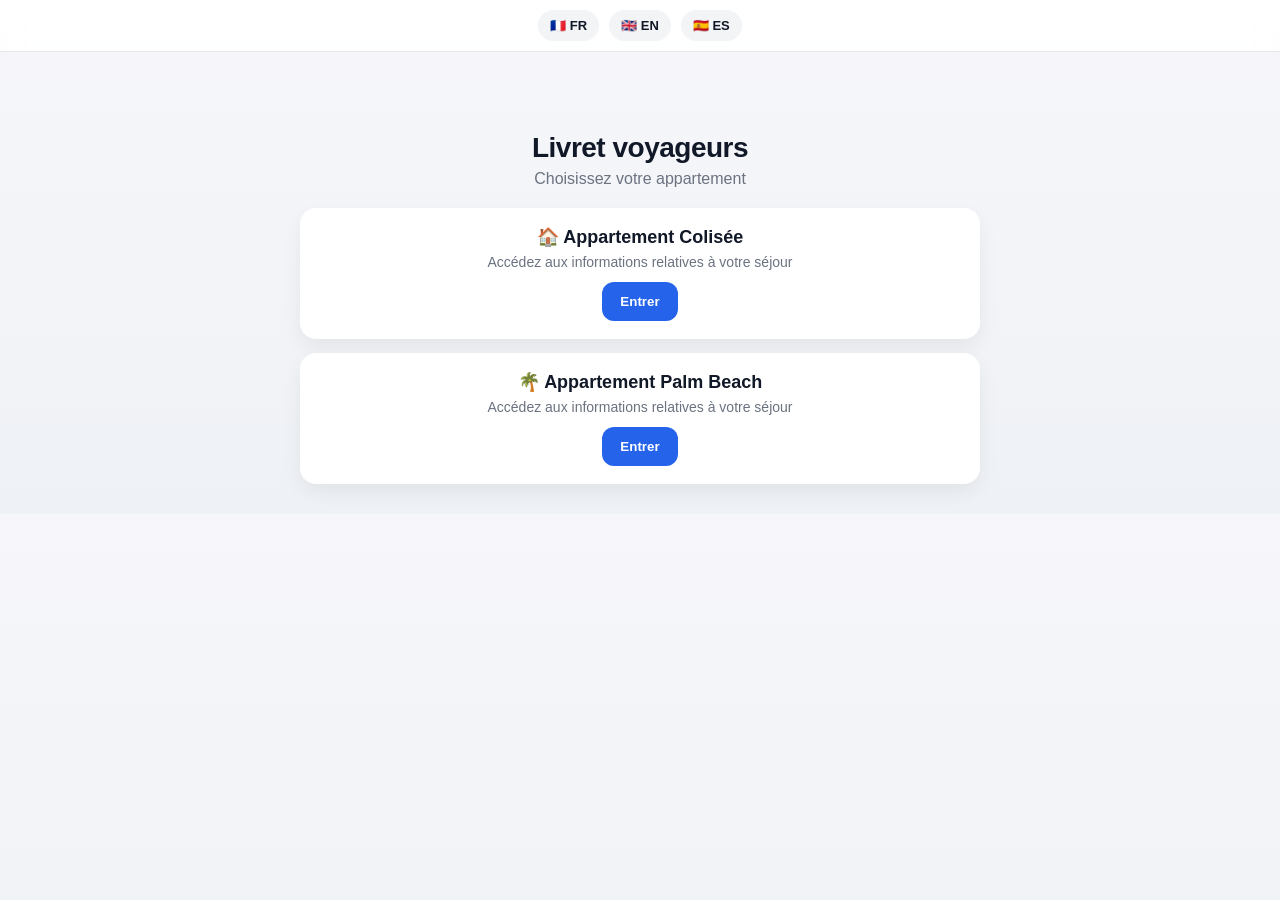
<file: index.html>
<!DOCTYPE html>
<html lang="fr">
<head>
  <meta charset="UTF-8">
  <meta name="viewport" content="width=device-width, initial-scale=1.0">
  <title>Livret Voyageurs</title>
  <link rel="stylesheet" href="css/style.css">
</head>

<body class="page-home">

  <!-- TOP BAR LANGUE -->
  <div class="topbar">
    <div class="topbar-inner">
      <a href="#" onclick="setLang('fr')">🇫🇷 FR</a>
      <a href="#" onclick="setLang('en')">🇬🇧 EN</a>
      <a href="#" onclick="setLang('es')">🇪🇸 ES</a>
    </div>
  </div>

  <div class="container">

    <div class="header">
      <h1 id="title"></h1>
      <p id="subtitle"></p>
    </div>

    <!-- COLISÉE -->
    <div class="card">
      <h2>🏠 <span id="colisee-title"></span></h2>
      <p id="colisee-text"></p>
      <button class="btn" onclick="openPin('colisee')" id="btn-colisee"></button>
    </div>

    <!-- PALM BEACH -->
    <div class="card">
      <h2>🌴 <span id="palm-title"></span></h2>
      <p id="palm-text"></p>
      <button class="btn" onclick="openPin('palm')" id="btn-palm"></button>
    </div>

  </div>

  <!-- =========================
       PIN MODAL
  ========================= -->
  <div id="pinOverlay" class="pin-overlay hidden">

    <div class="pin-box">

      <h2 id="pinTitle">Code d'accès</h2>
      <p id="pinSubtitle">Entrez votre code à 4 chiffres</p>

      <div class="pin-inputs">
        <input maxlength="1" class="pin" />
        <input maxlength="1" class="pin" />
        <input maxlength="1" class="pin" />
        <input maxlength="1" class="pin" />
      </div>

      <button class="btn" onclick="validatePin()">Valider</button>
      <button class="btn secondary" onclick="closePin()">Annuler</button>

    </div>

  </div>

  <!-- =========================
       SCRIPT GLOBAL
  ========================= -->
  <script>
    let lang = localStorage.getItem("lang") || "fr";

    let currentApp = null;

    const t = {
      fr: {
        title: "Livret voyageurs",
        subtitle: "Choisissez votre appartement",
        colisee: "Appartement Colisée",
        palm: "Appartement Palm Beach",
        text: "Accédez aux informations relatives à votre séjour",
        enter: "Entrer",
        pinTitle: "Code d'accès",
        pinSubtitle: "Entrez votre code à 4 chiffres",
      },
      en: {
        title: "Guest Guide",
        subtitle: "Choose your apartment",
        colisee: "Colisée Apartment",
        palm: "Palm Beach Apartment",
        text: "Access your stay information",
        enter: "Enter",
        pinTitle: "Access code",
        pinSubtitle: "Enter your 4-digit code",
      },
      es: {
        title: "Guía del viajero",
        subtitle: "Elige tu apartamento",
        colisee: "Apartamento Colisée",
        palm: "Apartamento Palm Beach",
        text: "Accede a la información de tu estancia",
        enter: "Entrar",
        pinTitle: "Código de acceso",
        pinSubtitle: "Introduce tu código de 4 dígitos",
      }
    };

    function setLang(l){
      lang = l;
      localStorage.setItem("lang", l);
      render();
    }

    function render(){
      const d = t[lang];

      document.getElementById("title").innerText = d.title;
      document.getElementById("subtitle").innerText = d.subtitle;

      document.getElementById("colisee-title").innerText = d.colisee;
      document.getElementById("palm-title").innerText = d.palm;

      document.getElementById("colisee-text").innerText = d.text;
      document.getElementById("palm-text").innerText = d.text;

      document.getElementById("btn-colisee").innerText = d.enter;
      document.getElementById("btn-palm").innerText = d.enter;

      document.getElementById("pinTitle").innerText = d.pinTitle;
      document.getElementById("pinSubtitle").innerText = d.pinSubtitle;
    }

    render();

    // =========================
    // PIN SYSTEM
    // =========================

function openPin(app){
  currentApp = app;

  const overlay = document.getElementById("pinOverlay");
  overlay.classList.remove("hidden");

  const inputs = document.querySelectorAll(".pin");

  inputs.forEach(i => i.value = "");
  inputs[0].focus();

  inputs.forEach((input, index) => {
    input.oninput = () => {
      if(input.value && index < 3){
        inputs[index + 1].focus();
      }
    };
  });
}

    function validatePin(){
      const inputs = document.querySelectorAll(".pin");
      let code = "";

      inputs.forEach(i => code += i.value);

      let valid = false;

      if(currentApp === "colisee" && code === "2510"){
        valid = "colisee/colisee.html";
      }

      if(currentApp === "palm" && code === "4837"){
        valid = "palm-beach/palm-beach.html";
      }

      if(valid){
        window.location.href = valid;
      } else {
        alert(
          lang === "fr" ? "Code incorrect" :
          lang === "en" ? "Wrong code" :
          "Código incorrecto"
        );

        inputs.forEach(i => i.value = "");
        inputs[0].focus();
      }
    }

    function closePin(){
      document.getElementById("pinOverlay").classList.add("hidden");
    }

    document.addEventListener("keydown", (e) => {
      if(e.key === "Escape") closePin();
    });

  </script>

</body>
</html>
</file>
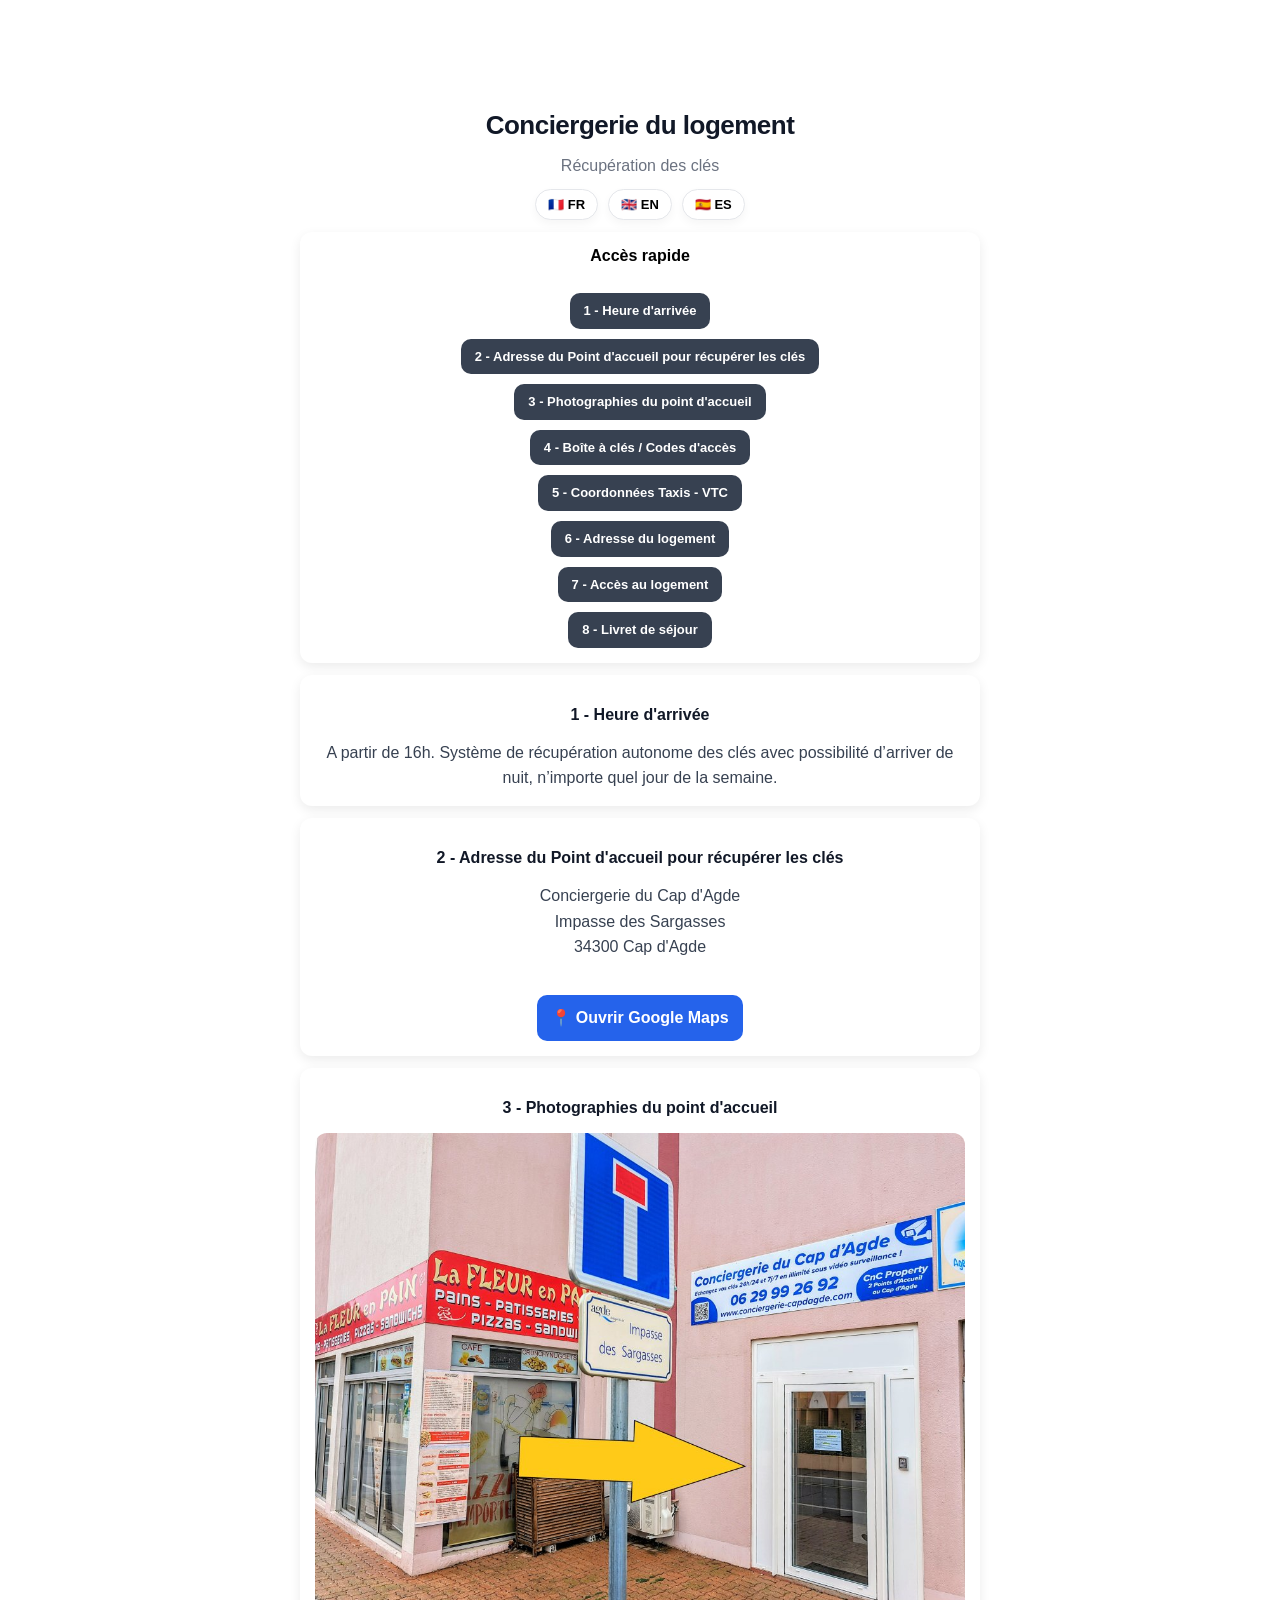
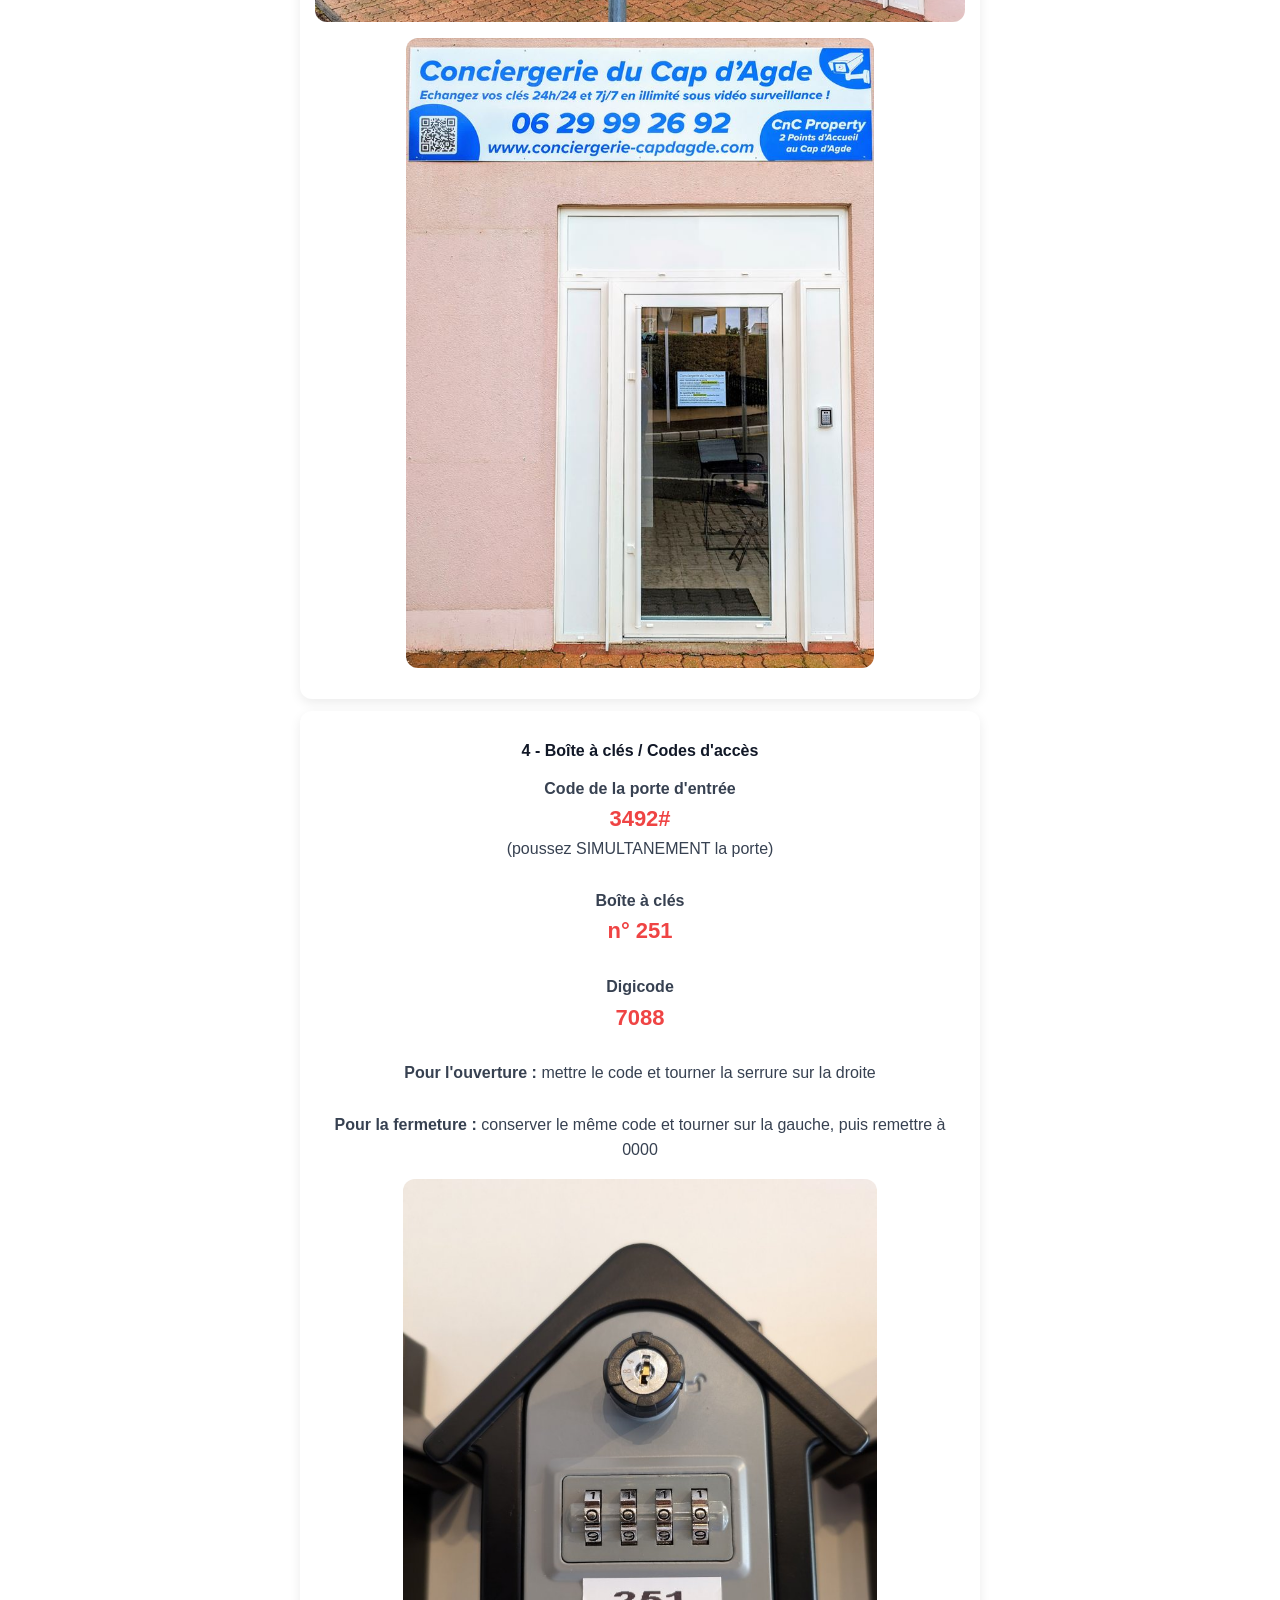
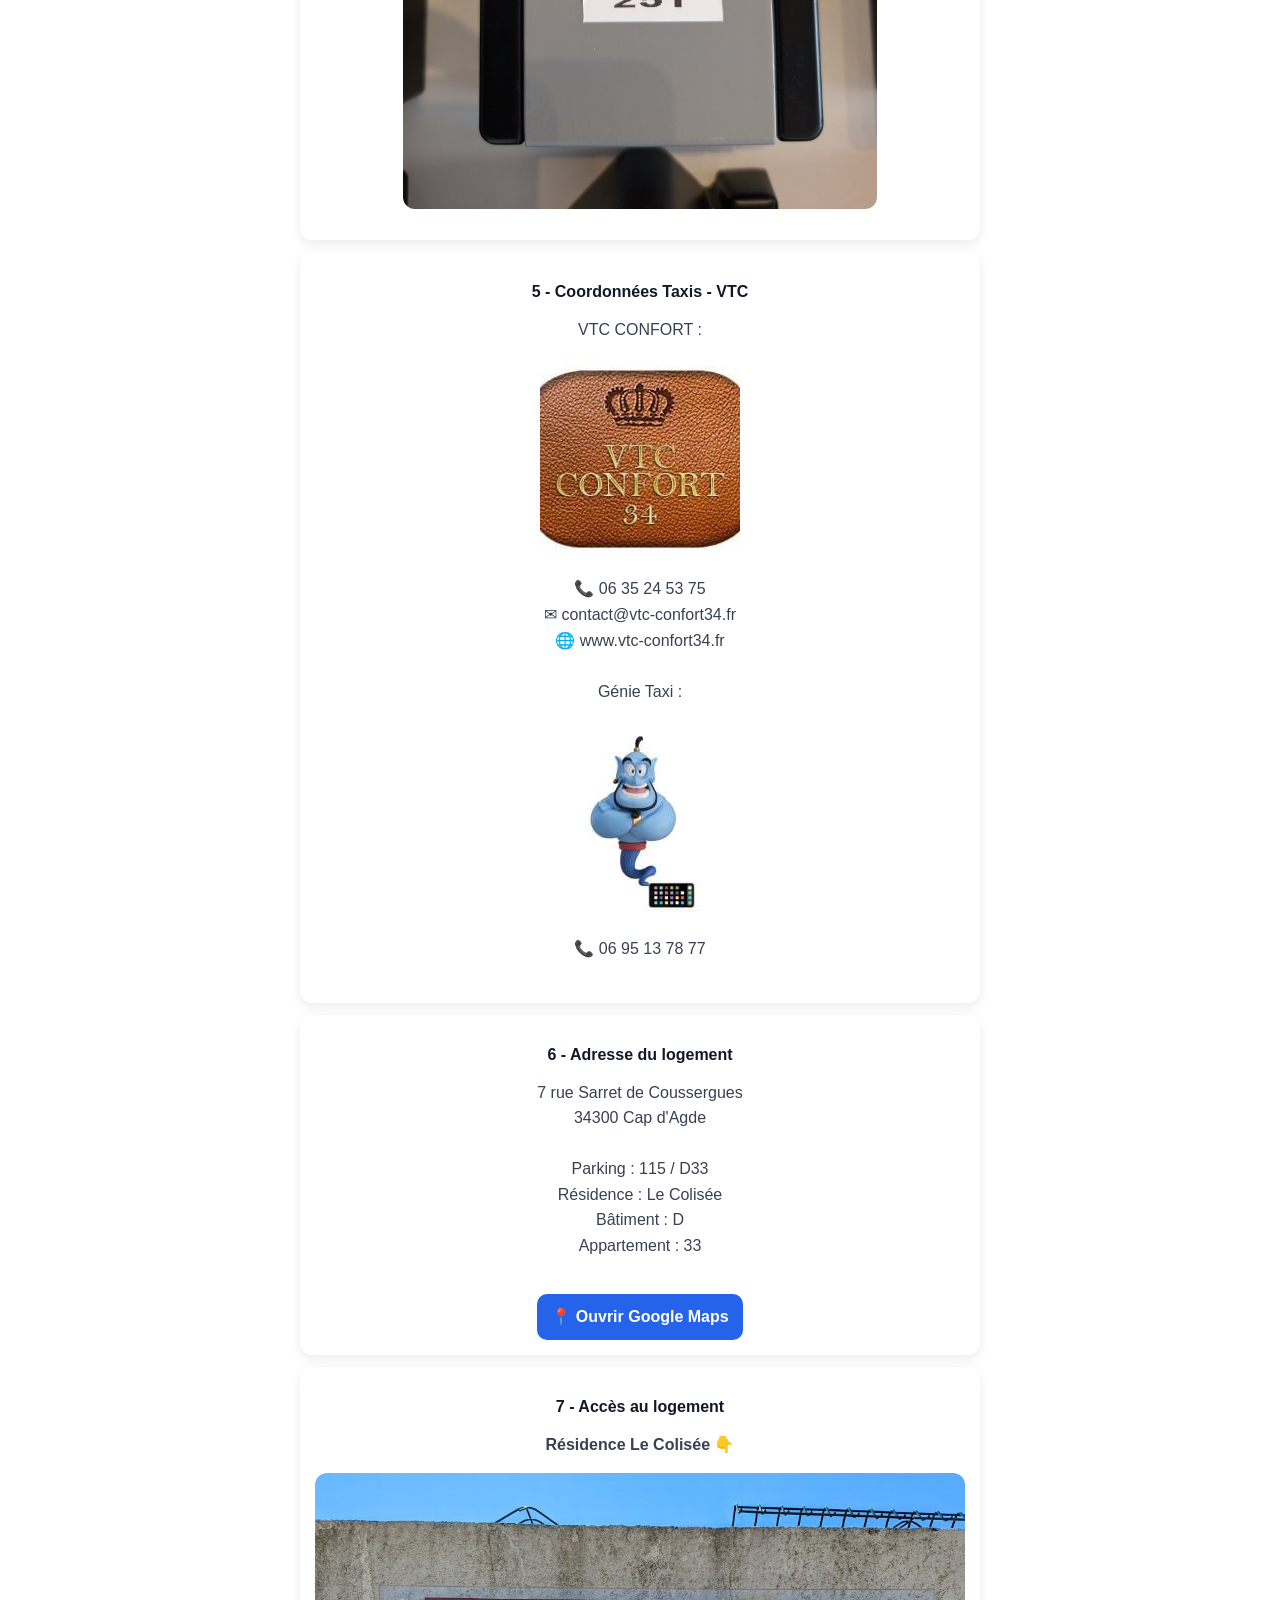
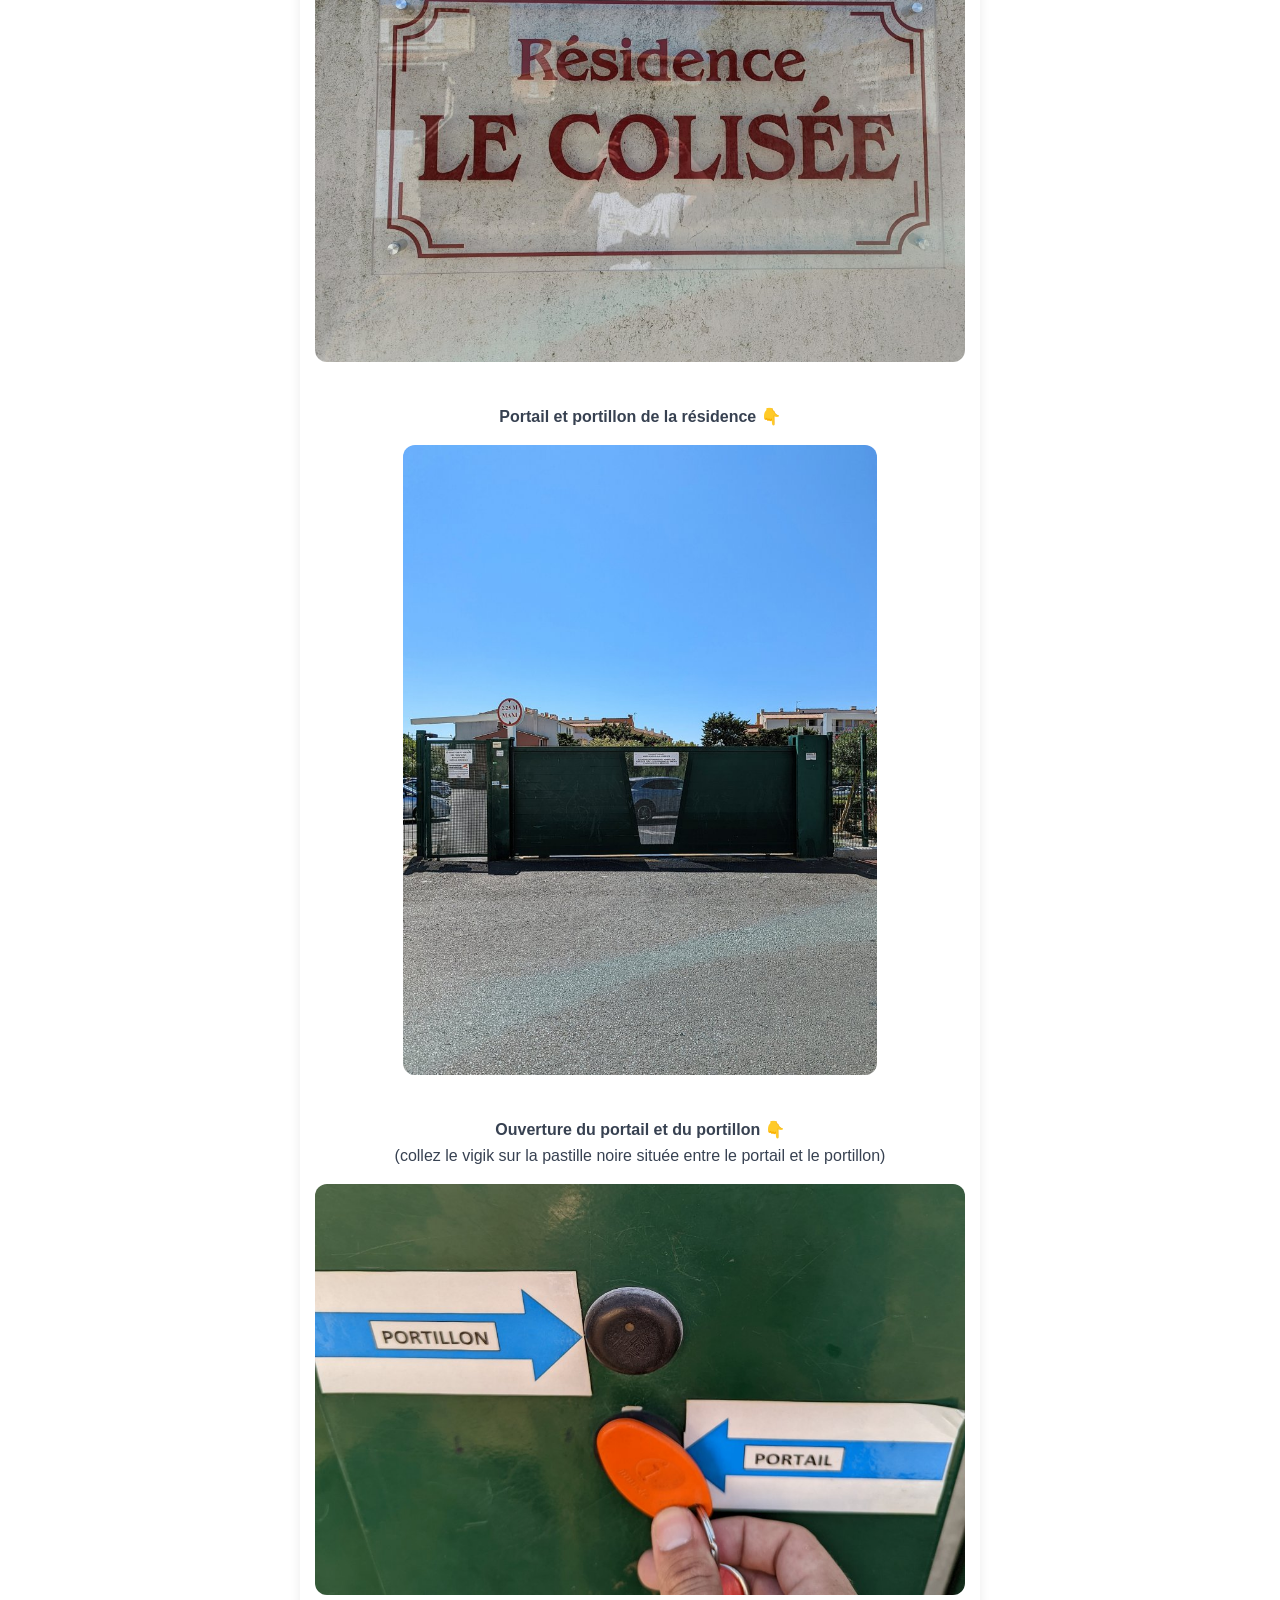
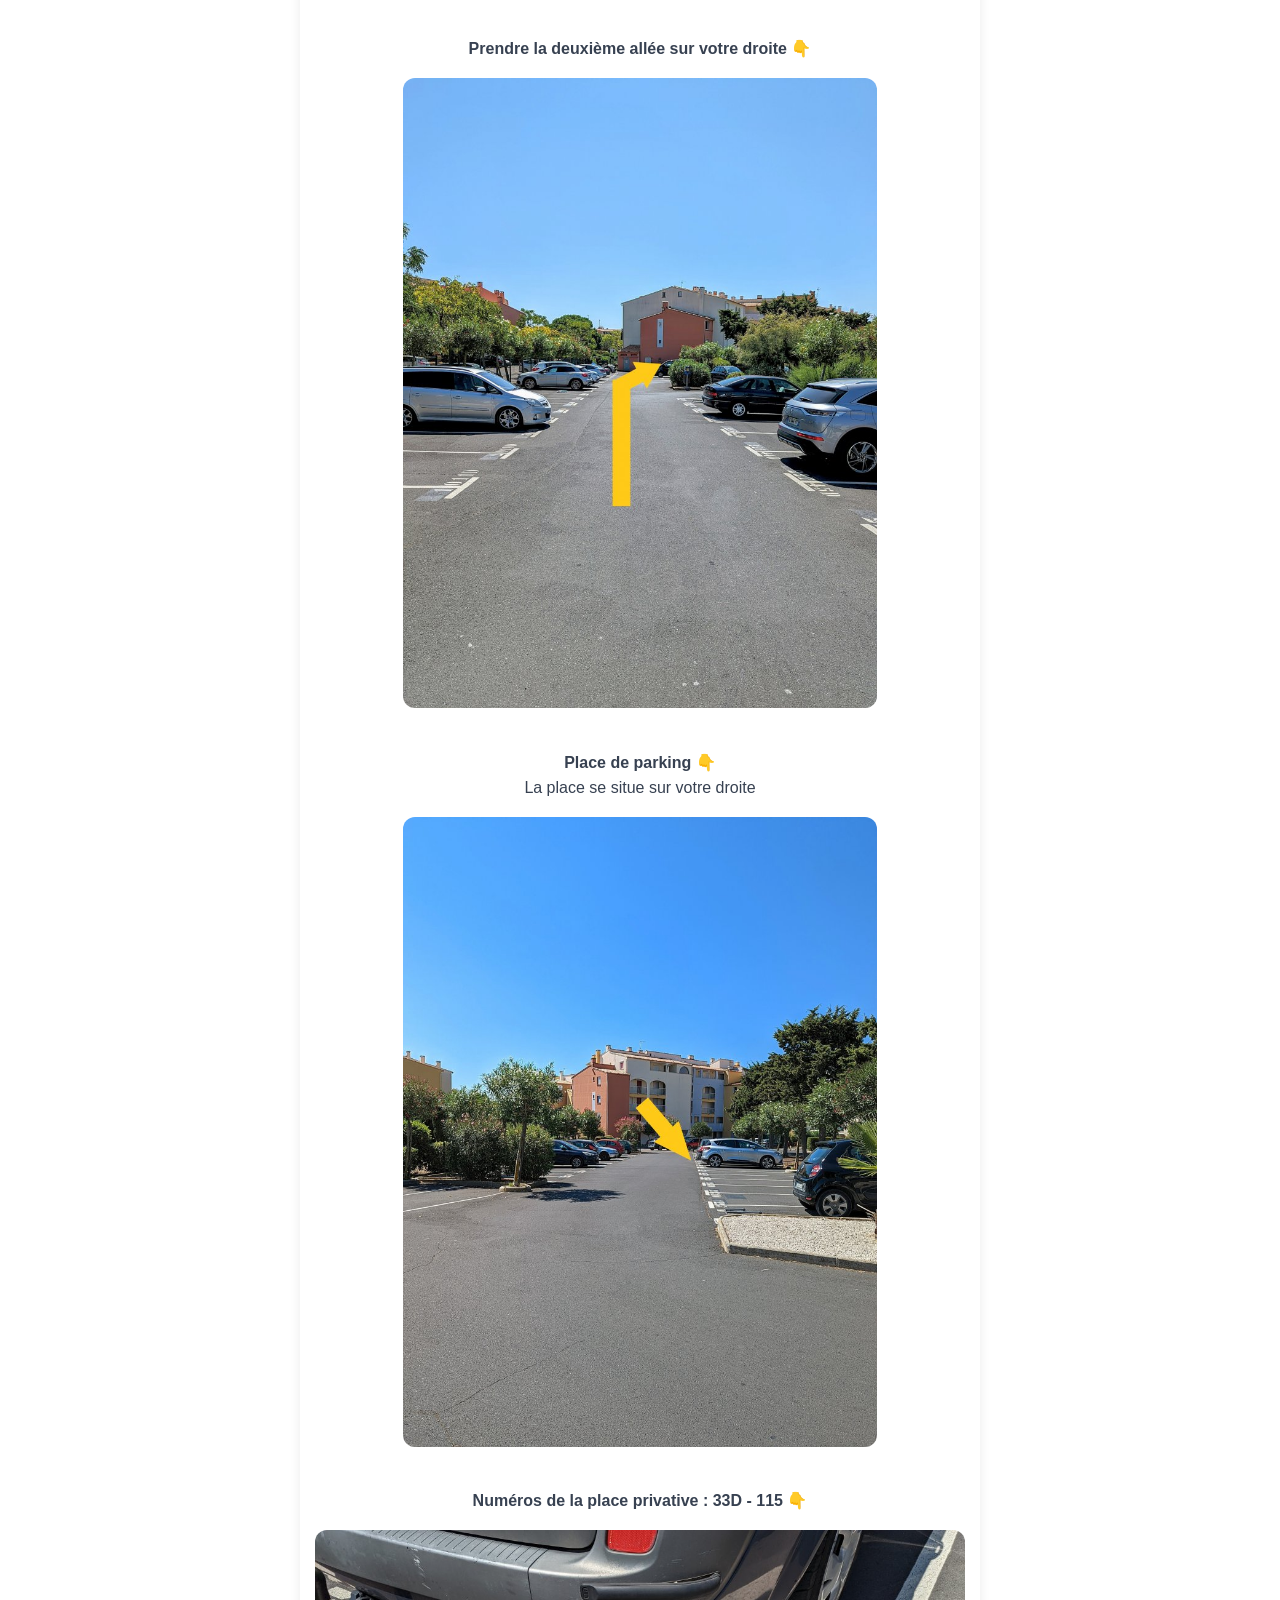
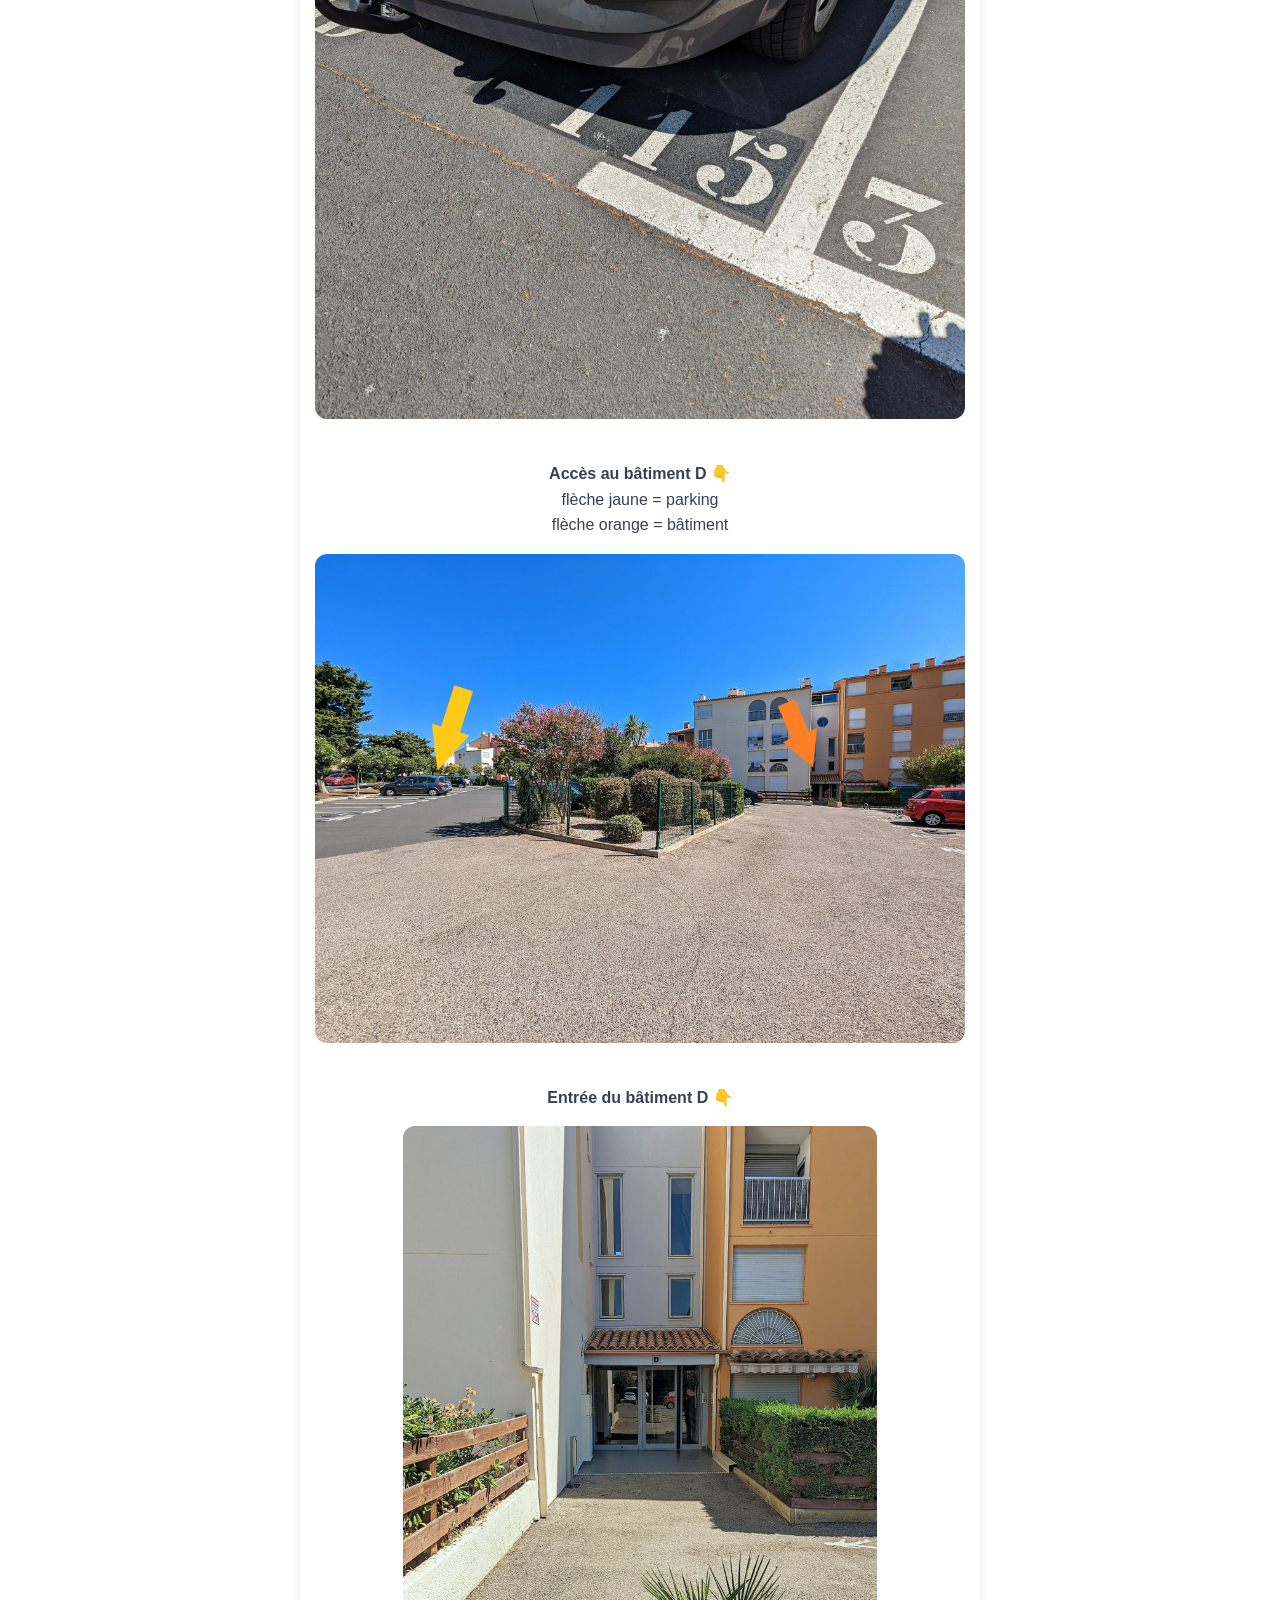
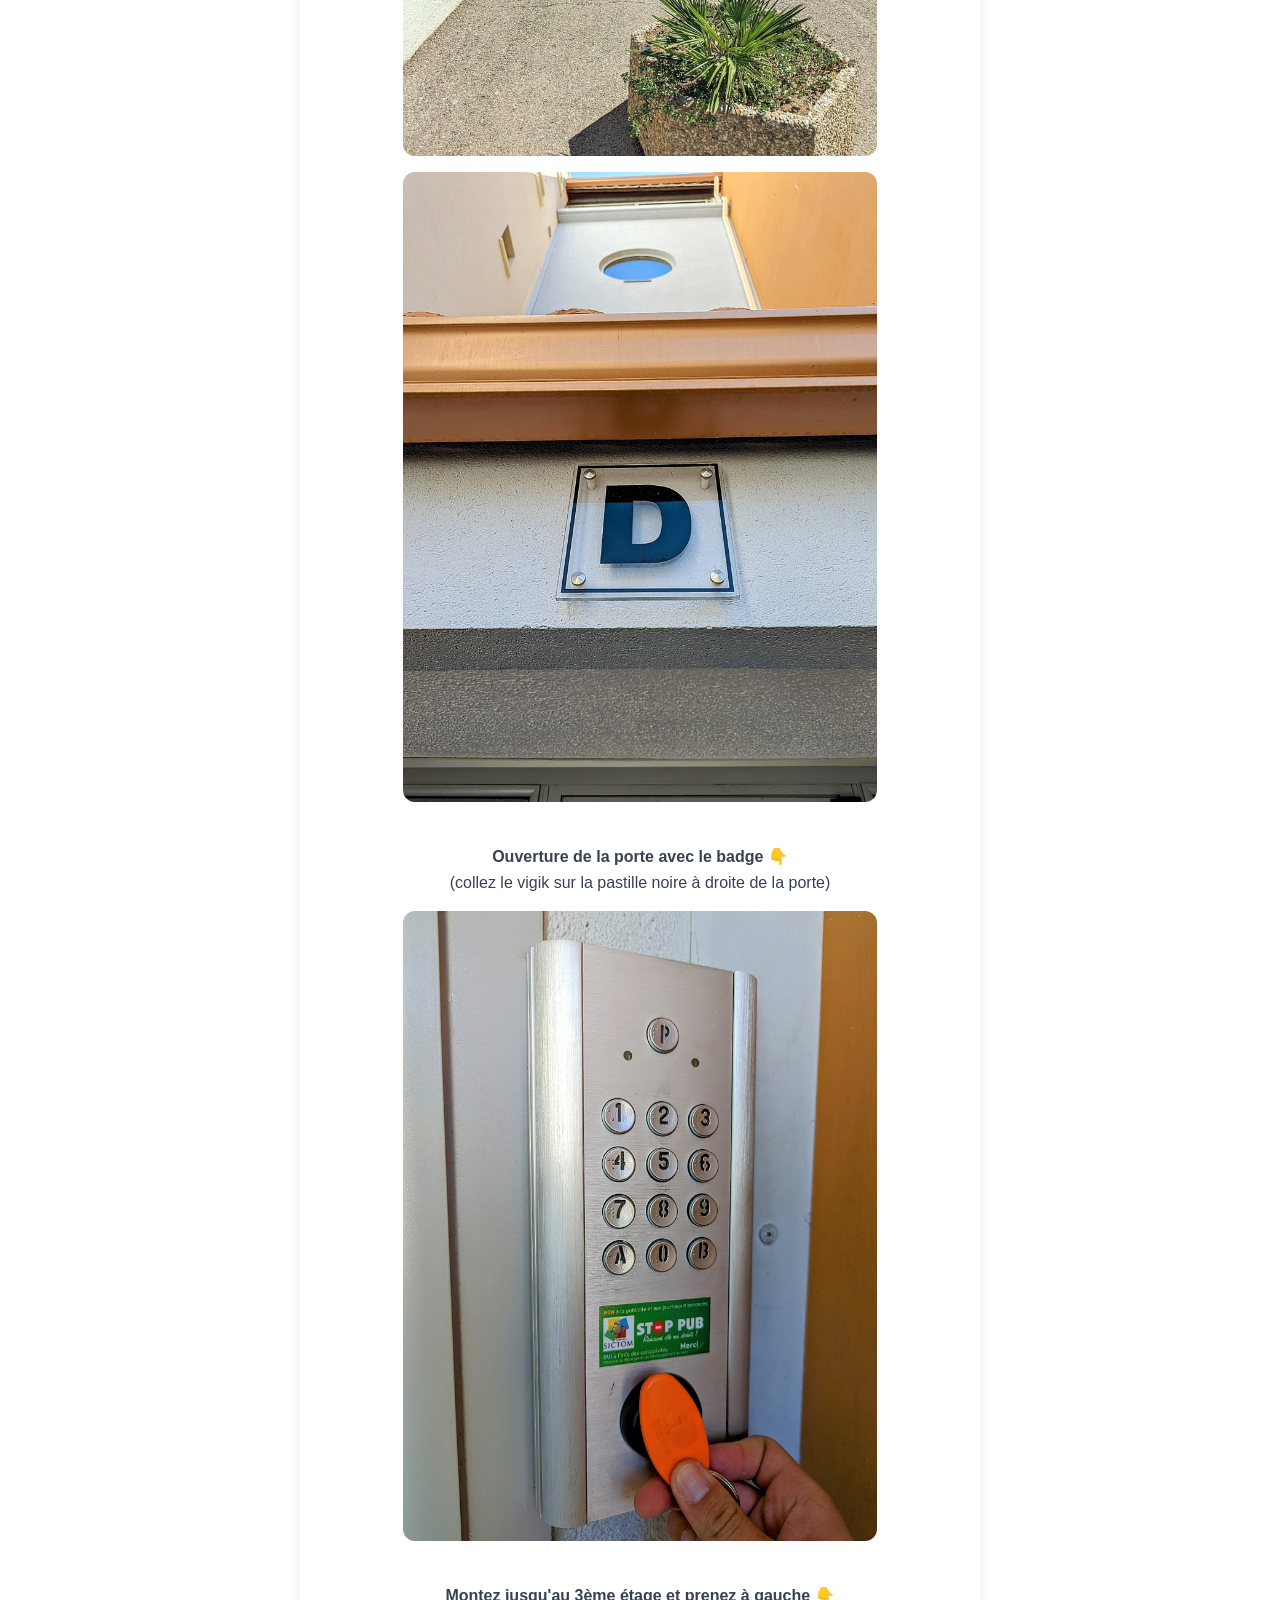
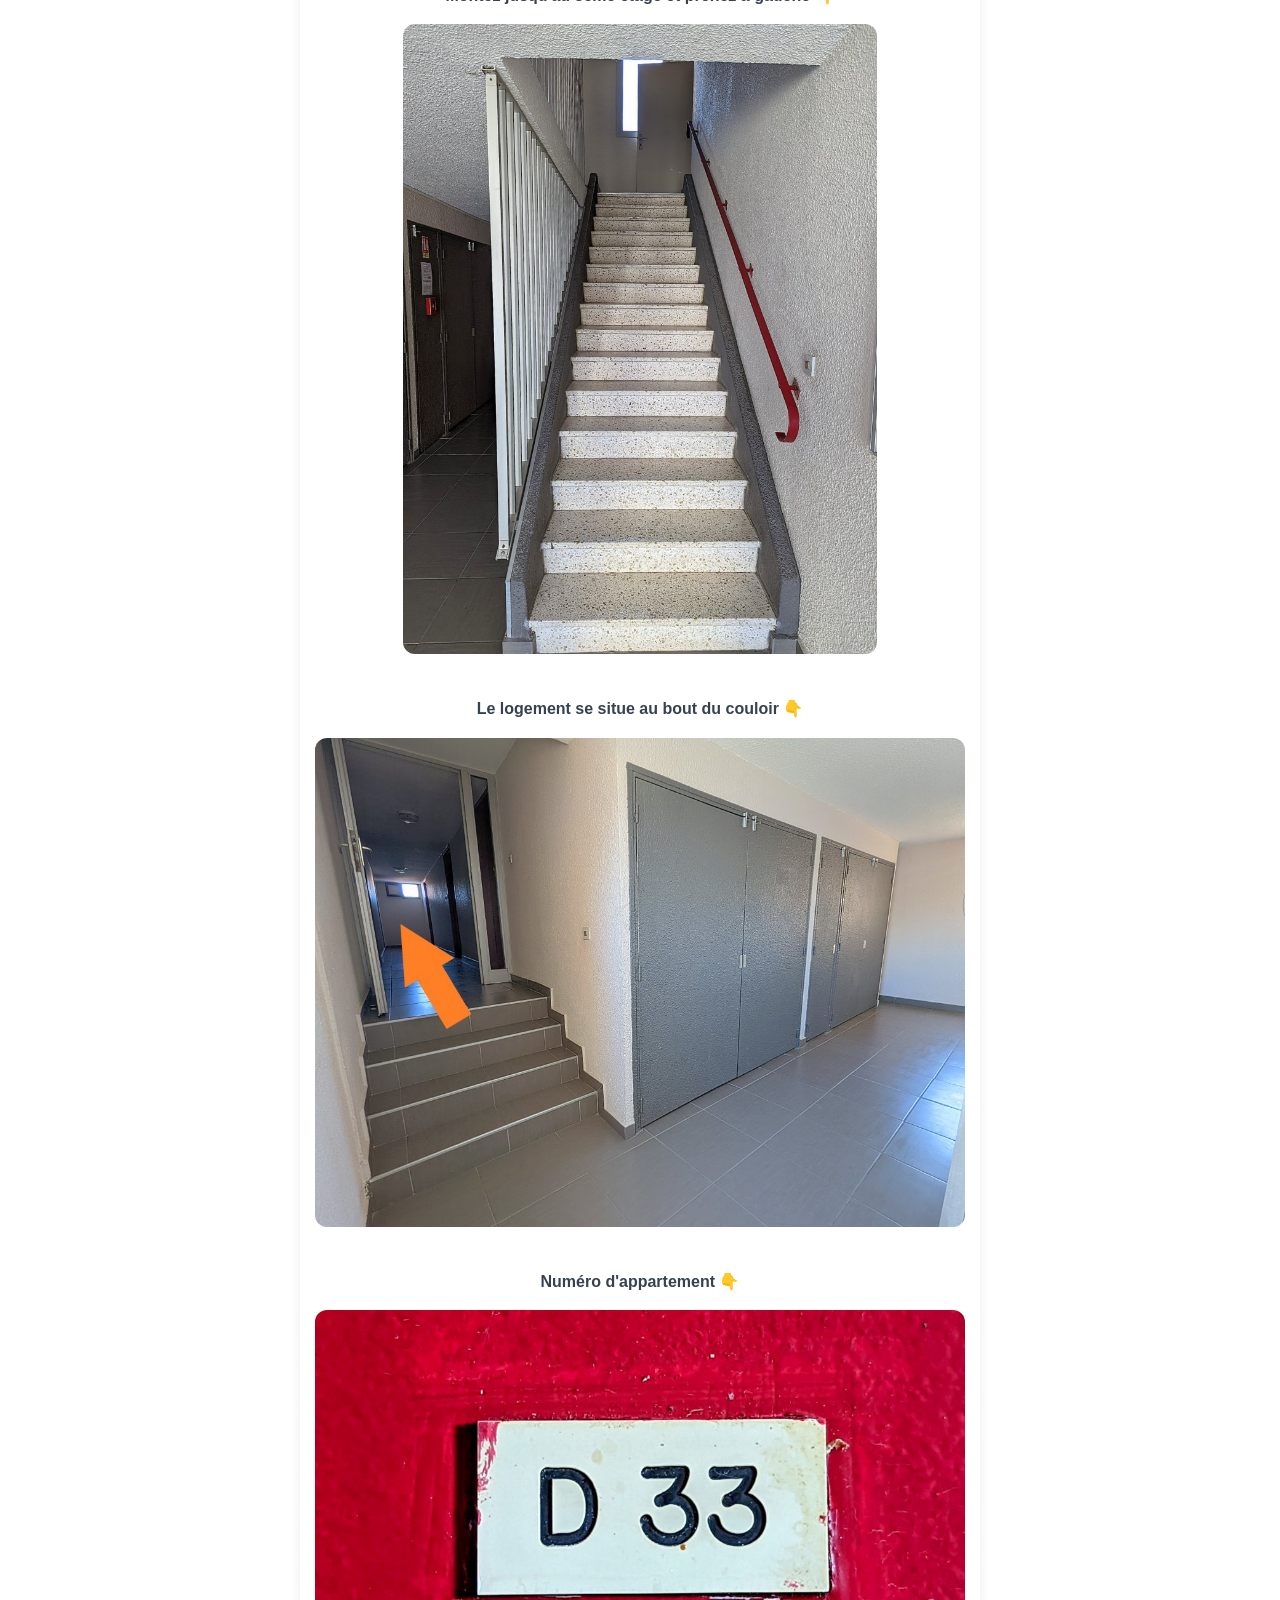
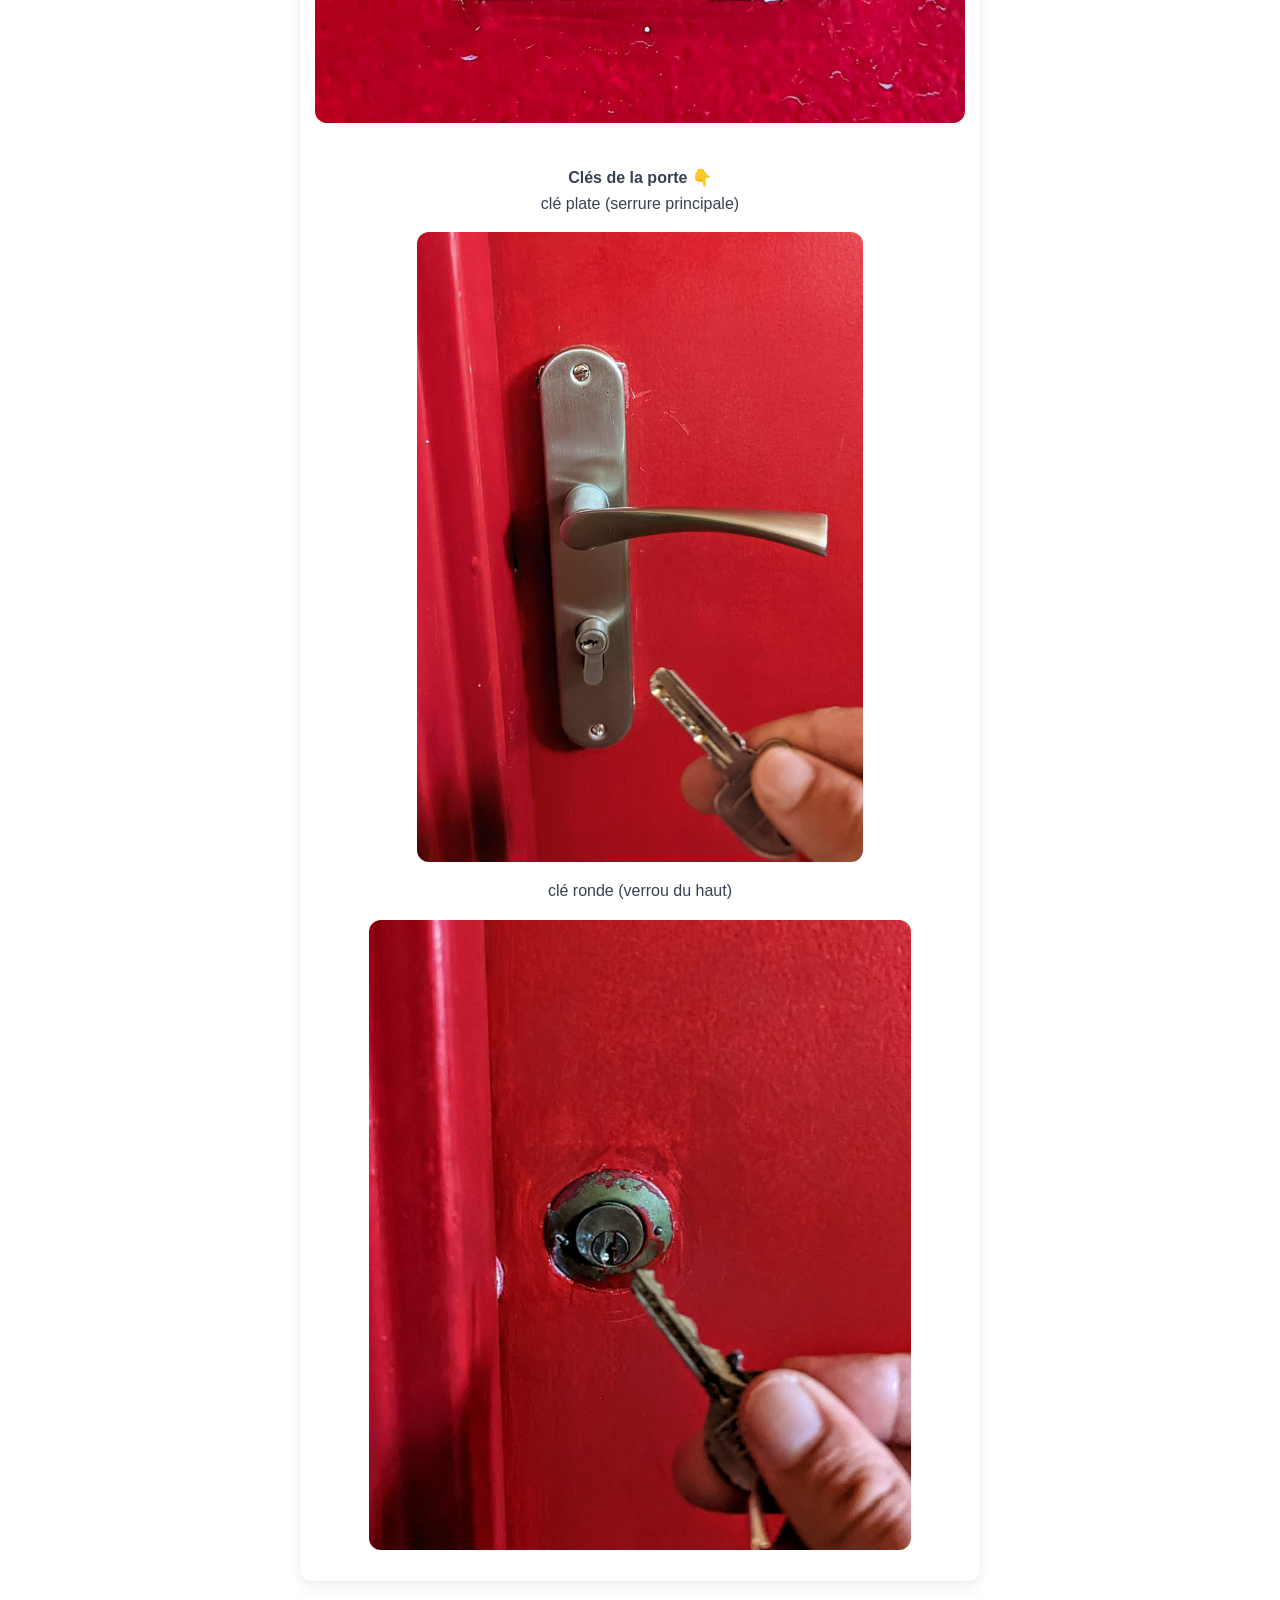
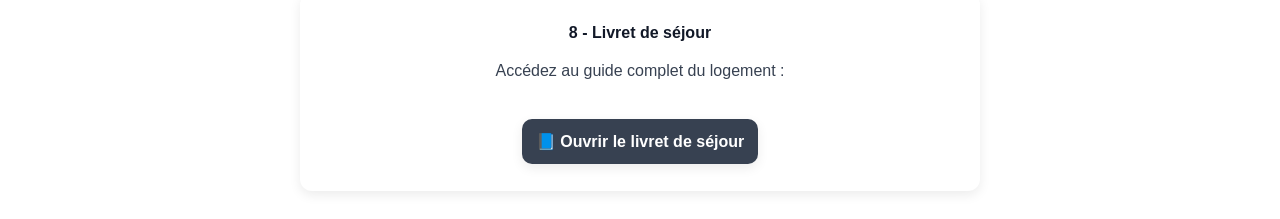
<file: colisee/arrivee_colisee.html>
<!DOCTYPE html>
<html lang="fr">
<head>
  <meta charset="UTF-8">
  <title>Colisée - Arrivée</title>
  <link rel="stylesheet" href="../css/style.css">
  <script defer src="app_colisee.js"></script>
</head>

<body class="page-keys">

  <div class="container">

    <div class="header">
      <h1 id="title"></h1>
      <p id="subtitle"></p>

      <!-- LANGUES -->
      <div class="lang-switch">
        <button onclick="setLang('fr')">🇫🇷 FR</button>
        <button onclick="setLang('en')">🇬🇧 EN</button>
        <button onclick="setLang('es')">🇪🇸 ES</button>
      </div>
    </div>

    <!-- MENU -->
    <div class="card menu" id="menu"></div>

    <!-- SECTIONS -->
    <div class="card" id="heure"></div>
    <div class="card" id="adresse"></div>
    <div class="card" id="photos1"></div>
    <div class="card" id="codes"></div>
    <div class="card" id="taxis"></div>
    <div class="card" id="logement"></div>
    <div class="card" id="photos2"></div>
    <div class="card" id="livret"></div>

  </div>

</body>
</html>
</file>
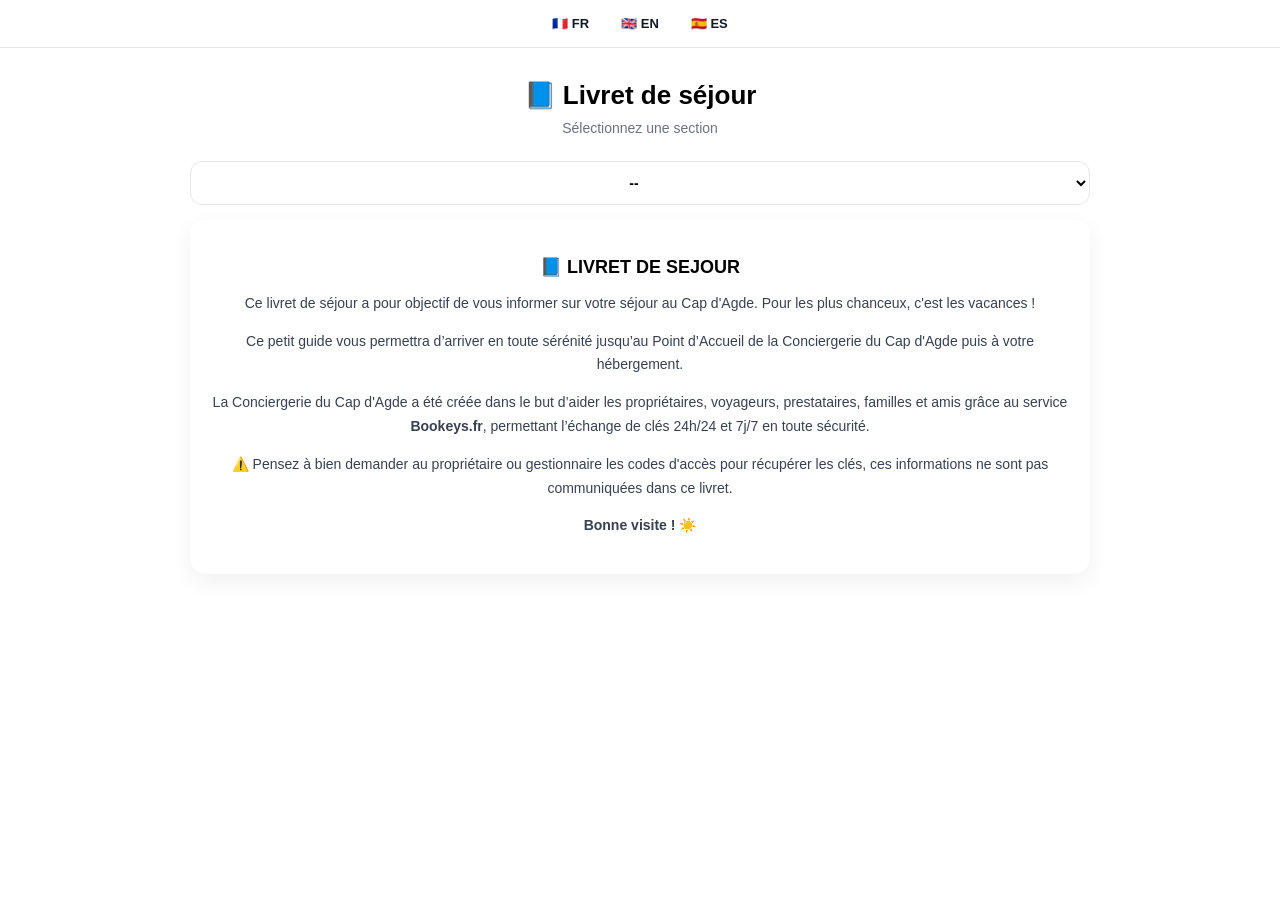
<file: colisee/livret_colisee.html>
<!DOCTYPE html>
<html lang="fr">
<head>
  <meta charset="UTF-8">
  <meta name="viewport" content="width=device-width, initial-scale=1.0">
  <title>Livret de séjour</title>
  <link rel="stylesheet" href="../css/style.css">
</head>

<body class="page-livret">

<!-- =========================
     TOPBAR LANGUE
========================= -->
<div class="topbar">
  <div class="topbar-inner">
    <a href="#" onclick="setLang('fr')">🇫🇷 FR</a>
    <a href="#" onclick="setLang('en')">🇬🇧 EN</a>
    <a href="#" onclick="setLang('es')">🇪🇸 ES</a>
  </div>
</div>

<div class="container">
  
<div class="header">
  <h1 id="header-title">📘 Livret de séjour</h1>
  <p id="header-subtitle">Sélectionnez une section</p>
</div>

  <!-- =========================
       MENU DÉROULANT
  ========================= -->
  <div class="card">
<select id="menu" aria-label="Sélectionnez une section">
  <option value="">--</option>
</select>
  </div>

<div id="lang-fr">
<div class="card section" id="fr-intro">
  <h2>📘 LIVRET DE SEJOUR</h2>

  <p>
    Ce livret de séjour a pour objectif de vous informer sur votre séjour au Cap d'Agde.
    Pour les plus chanceux, c'est les vacances !
  </p>

  <p>
    Ce petit guide vous permettra d’arriver en toute sérénité jusqu’au Point d’Accueil
    de la Conciergerie du Cap d'Agde puis à votre hébergement.
  </p>

  <p>
    La Conciergerie du Cap d'Agde a été créée dans le but d’aider les propriétaires,
    voyageurs, prestataires, familles et amis grâce au service <b>Bookeys.fr</b>,
    permettant l’échange de clés 24h/24 et 7j/7 en toute sécurité.
  </p>

  <p>
    ⚠️ Pensez à bien demander au propriétaire ou gestionnaire les codes d'accès pour récupérer les clés,
    ces informations ne sont pas communiquées dans ce livret.
  </p>

  <p>
    <b>Bonne visite ! ☀️</b>
  </p>
</div>

<div class="card section" id="fr-logement">

  <h2>🏠 Le logement</h2>

  <p>
    Appartement au Cap d'Agde de 36 m² situé au 3ème et dernier étage
    d'une résidence sécurisée avec parking privé.
  </p>

  <p>
    La plage se situe à environ 850 mètres.
    Le logement est proche des commerces, du port,
    du parc d'attractions et des principales activités de la station.
  </p>

  <p>
    Le logement se compose :
  </p>

  <ul>
    <li>Entrée avec 2 lits superposés</li>
    <li>Séjour avec canapé convertible</li>
    <li>Coin cuisine équipé</li>
    <li>Chambre en mezzanine avec lit double 140x190</li>
    <li>Salle de bain avec WC</li>
    <li>Loggia</li>
    <li>Parking privatif</li>
  </ul>

  <hr>

  <h3>📸 Séjour</h3>
 <div class="photo">
  <img src="images_colisee/sejour1.jpg" alt="">
</div>
   <div class="photo">
  <img src="images_colisee/sejour2.jpg" alt="">
</div>
   <div class="photo">
  <img src="images_colisee/sejour3.jpg" alt="">
</div>
   <div class="photo">
  <img src="images_colisee/sejour4.jpg" alt="">
</div>
   <div class="photo">
  <img src="images_colisee/sejour5.jpg" alt="">
</div>

  <h3>🍳 Cuisine</h3>
 <div class="photo">
  <img src="images_colisee/cuisine1.jpg" alt="">
</div>
   <div class="photo">
  <img src="images_colisee/cuisine2.jpg" alt="">
</div>
     <div class="photo">
  <img src="images_colisee/cuisine3.jpg" alt="">
</div>

  <h3>🛏️ Chambre mezzanine</h3>
  <p>Lit double 140 x 190</p>
 <div class="photo">
  <img src="images_colisee/chambre1.jpg" alt="">
</div>
   <div class="photo">
  <img src="images_colisee/chambre2.jpg" alt="">
</div>

  <h3>☀️ Loggia</h3>
   <div class="photo">
  <img src="images_colisee/loggia.jpg" alt="">
</div>

  <h3>🚿 Salle de bain</h3>
   <div class="photo">
  <img src="images_colisee/sdb1.jpg" alt="">
</div>
     <div class="photo">
  <img src="images_colisee/sdb2.jpg" alt="">
</div>

  <h3>🚗 Parking privatif</h3>
     <div class="photo">
  <img src="images_colisee/parking1.jpg" alt="">
</div>

  <h3>🚲 Parking à vélos</h3>
     <div class="photo">
  <img src="images_colisee/parking_velo.jpg" alt="">
</div>

</div>

<div class="card section" id="fr-accueil">

  <h2>🔑 Modalités d'accueil</h2>

  <p>
    ⚠️ Pensez à bien demander au propriétaire ou gestionnaire les codes d'accès
    pour récupérer les clés. Ces informations ne sont pas communiquées dans ce livret.
  </p>

  <hr>

  <h3>1 - Heure d'arrivée</h3>

  <p>
    <b>À partir de 16h</b>
  </p>

  <p>
    Système de récupération autonome des clés avec possibilité d'arriver de nuit,
    n'importe quel jour de la semaine.
  </p>

  <hr>

  <h3>2 - Adresse du point d'accueil pour récupérer les clés</h3>

  <p>
    Conciergerie du Cap d'Agde<br>
    Impasse des Sargasses<br>
    34300 Cap d'Agde<br>
    (Résidence Amoureva)
  </p>

  <a class="btn"
     href="https://maps.app.goo.gl/t46grpyPzibVdFZM9"
     target="_blank" rel="noopener noreferrer">
     📍 Ouvrir Google Maps
  </a>

  <hr>

  <h3>3 - Photographies du point d'accueil</h3>

 <div class="photo">
  <img src="images_colisee/conciergerie1.jpg" alt="">
</div>

<div class="photo">
  <img src="images_colisee/conciergerie2.jpg" alt="">
</div>

</div>

<div class="card section" id="fr-taxi">

  <h2>🚖 Taxis - VTC</h2>

  <h3>1 - VTC Confort 34</h3>

  <div class="photo">
    <img src="images_colisee/vtcconfort.jpg" alt="">
  </div>

  <p>
    📞 06 35 24 53 75<br>
    ✉️ contact@vtc-confort34.fr<br>
    🌐 www.vtc-confort34.fr
  </p>

  <hr>

  <h3>2 - Génie TAXI</h3>

  <div class="photo">
    <img src="images_colisee/genietaxi.jpg" alt="">
  </div>

  <p>
    📞 06 95 13 78 77
  </p>

</div>

<div class="card section" id="fr-acces">

  <h2>🏠 Accès à l'hébergement</h2>

  <p>
    ⚠️ Pensez à bien récupérer les clés avant de vous rendre à la résidence.
    Les informations concernant la récupération des clés sont disponibles dans
    la rubrique <b>"Modalités d'accueil"</b>.
  </p>

  <hr>

  <h3>1 - Adresse du logement</h3>

  <p>
    7 rue Sarret de Coussergues<br>
    34300 Cap d'Agde<br><br>

    Parking privatif : 115 / D33<br><br>

    Résidence : Le Colisée<br>
    Bâtiment : D<br>
    3ème étage<br>
    Appartement : 33
  </p>

  <a class="btn"
     href="https://maps.app.goo.gl/NGggttSMAHzW2q1N6"
     target="_blank" rel="noopener noreferrer">
     📍 Ouvrir Google Maps
  </a>

  <hr>

  <h3>2 - Photographies d'accès</h3>

  <b>Résidence Le Colisée 👇</b>
  <div class="photo">
    <img src="images_colisee/residence.jpg" alt="">
  </div>

  <b>Portail et portillon de la résidence 👇</b>
  <div class="photo">
    <img src="images_colisee/portail.jpg" alt="">
  </div>

  <b>Ouverture du portail et du portillon 👇</b><br>
  (collez le vigik sur la pastille noire située entre le portail et le portillon)

  <div class="photo">
    <img src="images_colisee/vigik_portail.jpg" alt="">
  </div>

  <b>Prendre la deuxième allée sur votre droite 👇</b>

  <div class="photo">
    <img src="images_colisee/allee.jpg" alt="">
  </div>

  <b>La place de parking se situera sur votre droite 👇</b>

  <div class="photo">
    <img src="images_colisee/parking.jpg" alt="">
  </div>

  <b>Numéros de la place privative : 33D - 115 👇</b>

  <div class="photo">
    <img src="images_colisee/place_parking.jpg" alt="">
  </div>

  <b>Accès au bâtiment D 👇</b><br>
  flèche jaune = parking<br>
  flèche orange = bâtiment

  <div class="photo">
    <img src="images_colisee/batiment_d_exterieur.jpg" alt="">
  </div>

  <b>Entrée du bâtiment D 👇</b>

  <div class="photo">
    <img src="images_colisee/entree_batiment1.jpg" alt="">
  </div>

  <div class="photo">
    <img src="images_colisee/entree_batiment2.jpg" alt="">
  </div>

  <b>Ouverture de la porte avec le badge 👇</b><br>
  (collez le vigik sur la pastille noire située à droite de la porte)

  <div class="photo">
    <img src="images_colisee/badge_porte.jpg" alt="">
  </div>

  <b>Montez jusqu'au 3ème étage et prenez à gauche 👇</b>

  <div class="photo">
    <img src="images_colisee/escaliers.jpg" alt="">
  </div>

  <b>Le logement se situe au bout du couloir 👇</b>

  <div class="photo">
    <img src="images_colisee/couloir.jpg" alt="">
  </div>

  <b>Numéro d'appartement situé sur la porte 👇</b>

  <div class="photo">
    <img src="images_colisee/porte_appartement.jpg" alt="">
  </div>

  <b>Clé plate pour la serrure principale 👇</b>

  <div class="photo">
    <img src="images_colisee/cle_plate.jpg" alt="">
  </div>

  <b>Clé ronde pour le verrou du haut 👇</b>

  <div class="photo">
    <img src="images_colisee/cle_ronde.jpg" alt="">
  </div>

  <hr>

  <h3>3 - Arrêts de bus les plus proches</h3>

  <p>
    <b>Ligne 3</b><br><br>

    Arrêts de bus :<br>
    • Mont Saint Martin<br>
    • Les Nautiles
  </p>

  <a class="btn"
     href="https://www.capbus.fr"
     target="_blank" rel="noopener noreferrer">
     🚌 Consulter Cap'Bus
  </a>

</div>

<div class="card section" id="fr-infos">

  <h2>⚙️ Informations – Centre d'aide</h2>

  <p>
    Retrouvez ici les éléments essentiels pour le bon fonctionnement du logement.
  </p>

  <hr>

  <h3>1 - Local poubelle</h3>

  <p>
    Situé à côté du portail de la résidence.
  </p>

  <div class="photo">
    <img src="images_colisee/poubelle1.jpg" alt="">
  </div>

    <div class="photo">
    <img src="images_colisee/poubelle2.jpg" alt="">
  </div>

  <p>
    ♻️ Adresse pour le tri sélectif :<br>
    2 rue Volvire de Brassac<br>
    34300 Cap d'Agde
  </p>

  <a class="btn"
     href="https://maps.app.goo.gl/WS2Jq8gPz7cyMJCDA"
     target="_blank" rel="noopener noreferrer">
     📍 Localisation tri sélectif
  </a>

  <hr>

  <h3>2 - Disjoncteur électrique</h3>

  <p>
    Il est situé à gauche en entrant dans l'appartement.<br>
    Pour un bon fonctionnement, mettez-le sur la position <b>"I"</b>.
  </p>

  <div class="photo">
    <img src="images_colisee/disjoncteur.jpg" alt="">
  </div>

  <hr>

  <h3>3 - Vanne d'arrêt d'eau</h3>

  <p>
    La vanne se situe derrière le compteur d'eau dans le meuble sous évier.
    Elle doit être positionnée parallèlement à la canalisation.
  </p>

  <div class="photo">
    <img src="images_colisee/vanne_eau.jpg" alt="">
  </div>

  <div class="photo">
    <img src="images_colisee/vanne_position.jpg" alt="">
  </div>

  <hr>

  <h3>4 - Chauffe-eau électrique</h3>

  <p>
    Situé dans la cuisine. Il se met en route une fois le disjoncteur activé.
  </p>

  <p>
    Pour vérifier son fonctionnement, regardez si le panneau d’affichage est allumé.
  </p>

  <div class="photo">
    <img src="images_colisee/chauffe_eau.jpg" alt="">
  </div>

</div>

<div class="card section" id="fr-sejour">

  <h2>📌 Consignes durant votre séjour</h2>

  <p>
    Merci de respecter ces quelques règles pour garantir un séjour agréable pour tous.
  </p>

  <hr>

  <h3>1 - Dans le logement</h3>

  <p>
  🚭 Logement non fumeur.<br><br>
</p>

<div class="photo">
    <img src="images_colisee/interdiction_fumeur.png" alt="">
  </div>

    <p>
    Il est possible de fumer uniquement sur la loggia.
  </p>

  <p>
    🐾 Les animaux ne sont pas admis à l’intérieur du logement.
  </p>

  <div class="photo">
    <img src="images_colisee/interdiction_animaux.jpg" alt="">
  </div>

  <hr>

  <h3>2 - Dans la résidence</h3>

  <p>
    🔇 Merci de respecter le calme de la résidence, notamment après 22h.
  </p>

  <div class="photo">
    <img src="images_colisee/residence_calme.jpg" alt="">
  </div>

</div>
<div class="card section" id="fr-plages">

  <h2>🏖️ Accès plages</h2>

  <p>
    Voici les plages les plus proches du logement.
  </p>

  <hr>

  <h3>Plage Richelieu</h3>

  <a class="btn"
     href="https://maps.app.goo.gl/fSMNB5dZnadcJ94f9"
     target="_blank" rel="noopener noreferrer">
     📍 Ouvrir Google Maps
  </a>

  <hr>

  <h3>Plage du Môle</h3>

  <a class="btn"
     href="https://maps.app.goo.gl/E68VxdyPnVj3R5V26"
     target="_blank" rel="noopener noreferrer">
     📍 Ouvrir Google Maps
  </a>

</div>
  
<div class="card section" id="fr-evenements">

  <h2>🗞️ Actualités – Événements</h2>

  <p>
    Retrouvez ici les principales sources d’informations utiles pendant votre séjour.
  </p>

  <hr>

  <h3>🌦️ Météo</h3>

  <a class="btn"
     href="https://www.lachainemeteo.com"
     target="_blank" rel="noopener noreferrer">
     🌤️ Consulter La Chaîne Météo
  </a>

  <hr>

  <h3>🏖️ Tourisme &amp; infos locales</h3>

  <a class="btn"
     href="https://www.capdagde.com"
     target="_blank" rel="noopener noreferrer">
     📍 Office de tourisme Cap d'Agde
  </a>

  <a class="btn"
     href="https://www.capdagde.com/agenda"
     target="_blank" rel="noopener noreferrer">
     📅 Agenda des événements
  </a>

  <a class="btn"
     href="https://www.ville-agde.fr/agenda"
     target="_blank" rel="noopener noreferrer">
     🗓️ Agenda Ville d’Agde
  </a>

  <a class="btn"
     href="https://www.herault-tourisme.com"
     target="_blank" rel="noopener noreferrer">
     🌿 Hérault Tourisme
  </a>

  <hr>

  <h3>🎉 Événements &amp; congrès</h3>

  <a class="btn"
     href="https://www.capdagde-congres.fr"
     target="_blank" rel="noopener noreferrer">
     🏛️ Cap d’Agde Congrès
  </a>

  <hr>

  <h3>📷 Webcam du port</h3>

  <a class="btn"
     href="https://www.port-capdagde.com"
     target="_blank" rel="noopener noreferrer">
     🎥 Voir la webcam du port
  </a>

</div>

<div class="card section" id="fr-depart">

  <h2>🚪 Modalités de départ</h2>

  <p>
    Toute bonne chose a malheureusement une fin… Voici les étapes à suivre pour votre départ.
  </p>

  <hr>

  <h3>⏰ 1 - Heure de départ</h3>

  <p>
    Départ avant <b>10h</b>.<br><br>

    Le système de remise des clés est autonome, avec possibilité de départ à toute heure, même de nuit.<br><br>

    ⚠️ Les codes de retour des clés sont les mêmes qu’à l’arrivée.<br><br>

    En cas d’oubli, merci de contacter le propriétaire ou gestionnaire.
  </p>

  <hr>

  <h3>🧹 2 - Démarches à effectuer</h3>

  <p>
    ✔️ Vider et dégivrer le réfrigérateur<br>
    ✔️ Laver et ranger la vaisselle<br>
    ✔️ Remettre le mobilier en place<br>
    ✔️ Vider les poubelles<br>
    ✔️ Nettoyer les surfaces<br>
    ✔️ Ne pas couper l’électricité, l’eau et le gaz<br>
    ✔️ Envoyer des photos du logement (séjour, cuisine, chambre, salle de bain, etc.)<br>
    ✔️ Fermer fenêtres et volets<br>
    ✔️ Déposer les clés au Point d’Accueil et envoyer une photo des clés au gestionnaire
  </p>

  <hr>

  <h3>📍 3 - Point d’Accueil</h3>

  <p>
    Conciergerie du Cap d'Agde<br>
    Impasse des Sargasses<br>
    34300 Cap d'Agde<br>
    (Résidence Amoureva)
  </p>

  <a class="btn"
     href="https://maps.app.goo.gl/t46grpyPzibVdFZM9"
     target="_blank" rel="noopener noreferrer">
     📍 Ouvrir Google Maps
  </a>

  <hr>

  <h3>3 - Photographies du point d'accueil</h3>

 <div class="photo">
  <img src="images_colisee/conciergerie1.jpg" alt="">
</div>

<div class="photo">
  <img src="images_colisee/conciergerie2.jpg" alt="">
</div>

</div>
</div>

<div id="lang-en" hidden>
<div class="card section" id="en-intro">

  <h2>📘 GUEST BOOK</h2>

  <p>
    The purpose of this guest book is to provide you with all the necessary information
    for your stay in Cap d’Agde.
    For the lucky ones, it’s vacation time!
  </p>

  <p>
    This small guide will help you arrive safely at the Check-in Point of the Cap d’Agde Concierge
    and then reach your accommodation with ease.
  </p>

  <p>
    The Cap d’Agde Concierge was created to help owners, travelers, service providers,
    families and friends thanks to the <b>Bookeys.fr</b> service,
    allowing 24/7 secure key exchange.
  </p>

  <p>
    ⚠️ Please make sure to request access codes from the owner or manager
    to retrieve the keys, as this information is not included in this guide.
  </p>

  <p>
    <b>Enjoy your stay! ☀️</b>
  </p>

</div>

<div class="card section" id="en-logement">

  <h2>🏠 The accommodation</h2>

  <p>
    36 m² apartment in Cap d’Agde located on the 3rd and top floor
    of a secure residence with private parking.
  </p>

  <p>
    The beach is approximately 850 meters away.
    The accommodation is close to shops, the harbour,
    the amusement park and the main local activities.
  </p>

  <p>
    The accommodation is composed of:
  </p>

  <ul>
    <li>Entrance with 2 bunk beds</li>
    <li>Living room with sofa bed</li>
    <li>Equipped kitchen area</li>
    <li>Mezzanine bedroom with 140x190 double bed</li>
    <li>Bathroom with toilet</li>
    <li>Loggia</li>
    <li>Private parking space</li>
  </ul>

  <hr>

  <h3>📸 Living room</h3>
  <div class="photo"><img src="images_colisee/sejour1.jpg" alt=""></div>
  <div class="photo"><img src="images_colisee/sejour2.jpg" alt=""></div>
  <div class="photo"><img src="images_colisee/sejour3.jpg" alt=""></div>
  <div class="photo"><img src="images_colisee/sejour4.jpg" alt=""></div>
  <div class="photo"><img src="images_colisee/sejour5.jpg" alt=""></div>

  <h3>🍳 Kitchen</h3>
  <div class="photo"><img src="images_colisee/cuisine1.jpg" alt=""></div>
  <div class="photo"><img src="images_colisee/cuisine2.jpg" alt=""></div>
  <div class="photo"><img src="images_colisee/cuisine3.jpg" alt=""></div>

  <h3>🛏️ Mezzanine bedroom</h3>
  <p>Double bed 140 x 190</p>
  <div class="photo"><img src="images_colisee/chambre1.jpg" alt=""></div>
  <div class="photo"><img src="images_colisee/chambre2.jpg" alt=""></div>

  <h3>☀️ Loggia</h3>
  <div class="photo"><img src="images_colisee/loggia.jpg" alt=""></div>

  <h3>🚿 Bathroom</h3>
  <div class="photo"><img src="images_colisee/sdb1.jpg" alt=""></div>
  <div class="photo"><img src="images_colisee/sdb2.jpg" alt=""></div>

  <h3>🚗 Private parking</h3>
  <div class="photo"><img src="images_colisee/parking1.jpg" alt=""></div>

  <h3>🚲 Bicycle parking</h3>
  <div class="photo"><img src="images_colisee/parking_velo.jpg" alt=""></div>

</div>

<div class="card section" id="en-accueil">

  <h2>🔑 Check-in information</h2>

  <p>
    ⚠️ Please make sure to request access codes from the owner or manager
    to retrieve the keys. This information is not included in this guide.
  </p>

  <hr>

  <h3>1 - Check-in time</h3>

  <p>
    <b>From 4:00 PM</b>
  </p>

  <p>
    Self check-in key collection system available, allowing arrivals at any time,
    including at night and every day of the week.
  </p>

  <hr>

  <h3>2 - Key collection point address</h3>

  <p>
    Cap d’Agde Concierge<br>
    Impasse des Sargasses<br>
    34300 Cap d’Agde<br>
    (Amoureva Residence)
  </p>

  <a class="btn"
     href="https://maps.app.goo.gl/t46grpyPzibVdFZM9"
     target="_blank" rel="noopener noreferrer">
     📍 Open Google Maps
  </a>

  <hr>

  <h3>3 - Photos of the check-in point</h3>

  <div class="photo">
    <img src="images_colisee/conciergerie1.jpg" alt="">
  </div>

  <div class="photo">
    <img src="images_colisee/conciergerie2.jpg" alt="">
  </div>

</div>

<div class="card section" id="en-taxi">

  <h2>🚖 Taxis - Ride services</h2>

  <h3>1 - VTC Confort 34</h3>

  <div class="photo">
    <img src="images_colisee/vtcconfort.jpg" alt="">
  </div>

  <p>
    📞 06 35 24 53 75<br>
    ✉️ contact@vtc-confort34.fr<br>
    🌐 www.vtc-confort34.fr
  </p>

  <hr>

  <h3>2 - Génie TAXI</h3>

  <div class="photo">
    <img src="images_colisee/genietaxi.jpg" alt="">
  </div>

  <p>
    📞 06 95 13 78 77
  </p>

</div>

<div class="card section" id="en-acces">

  <h2>🏠 Access to the accommodation</h2>

  <p>
    ⚠️ Please make sure to collect the keys before going to the residence.
    Key collection information is available in the <b>"Check-in information"</b> section.
  </p>

  <hr>

  <h3>1 - Accommodation address</h3>

  <p>
    7 rue Sarret de Coussergues<br>
    34300 Cap d’Agde<br><br>

    Private parking: 115 / D33<br><br>

    Residence: Le Colisée<br>
    Building: D<br>
    3rd floor<br>
    Apartment: 33
  </p>

  <a class="btn"
     href="https://maps.app.goo.gl/NGggttSMAHzW2q1N6"
     target="_blank" rel="noopener noreferrer">
     📍 Open Google Maps
  </a>

  <hr>

  <h3>2 - Access photos</h3>

  <b>Le Colisée residence 👇</b>
  <div class="photo">
    <img src="images_colisee/residence.jpg" alt="">
  </div>

  <b>Residence gate and pedestrian gate 👇</b>
  <div class="photo">
    <img src="images_colisee/portail.jpg" alt="">
  </div>

  <b>How to open the gate 👇</b><br>
  (place the VIGIK on the black circle located between the main gate and the pedestrian gate)

  <div class="photo">
    <img src="images_colisee/vigik_portail.jpg" alt="">
  </div>

  <b>Take the second alley on your right 👇</b>
  <div class="photo">
    <img src="images_colisee/allee.jpg" alt="">
  </div>

  <b>The parking space will be on your right 👇</b>
  <div class="photo">
    <img src="images_colisee/parking.jpg" alt="">
  </div>

  <b>Private parking numbers: 33D - 115 👇</b>
  <div class="photo">
    <img src="images_colisee/place_parking.jpg" alt="">
  </div>

  <b>Access to building D 👇</b><br>
  yellow arrow = parking<br>
  orange arrow = building

  <div class="photo">
    <img src="images_colisee/batiment_d_exterieur.jpg" alt="">
  </div>

  <b>Entrance to building D 👇</b>
  <div class="photo">
    <img src="images_colisee/entree_batiment1.jpg" alt="">
  </div>

  <div class="photo">
    <img src="images_colisee/entree_batiment2.jpg" alt="">
  </div>

  <b>Opening the door with the badge 👇</b><br>
  (place the VIGIK on the black circle on the right side of the door)

  <div class="photo">
    <img src="images_colisee/badge_porte.jpg" alt="">
  </div>

  <b>Go up to the 3rd floor and turn left 👇</b>
  <div class="photo">
    <img src="images_colisee/escaliers.jpg" alt="">
  </div>

  <b>The accommodation is at the end of the corridor 👇</b>
  <div class="photo">
    <img src="images_colisee/couloir.jpg" alt="">
  </div>

  <b>Apartment number on the door 👇</b>
  <div class="photo">
    <img src="images_colisee/porte_appartement.jpg" alt="">
  </div>

  <b>Flat key for the main lock 👇</b>
  <div class="photo">
    <img src="images_colisee/cle_plate.jpg" alt="">
  </div>

  <b>Round key for the upper lock 👇</b>
  <div class="photo">
    <img src="images_colisee/cle_ronde.jpg" alt="">
  </div>

  <hr>

  <h3>3 - Nearest bus stops</h3>

  <p>
    <b>Line 3</b><br><br>

    Bus stops:<br>
    • Mont Saint Martin<br>
    • Les Nautiles
  </p>

  <a class="btn"
     href="https://www.capbus.fr"
     target="_blank" rel="noopener noreferrer">
     🚌 View Cap’Bus website
  </a>

</div>

<div class="card section" id="en-infos">

  <h2>⚙️ Information – Help center</h2>

  <p>
    Here you will find the essential information for the proper functioning of the accommodation.
  </p>

  <hr>

  <h3>1 - Waste disposal area</h3>

  <p>
    Located next to the residence gate.
  </p>

  <div class="photo">
    <img src="images_colisee/poubelle1.jpg" alt="">
  </div>

  <div class="photo">
    <img src="images_colisee/poubelle2.jpg" alt="">
  </div>

  <p>
    ♻️ Recycling drop-off address:<br>
    2 rue Volvire de Brassac<br>
    34300 Cap d’Agde
  </p>

  <a class="btn"
     href="https://maps.app.goo.gl/WS2Jq8gPz7cyMJCDA"
     target="_blank" rel="noopener noreferrer">
     📍 Recycling location
  </a>

  <hr>

  <h3>2 - Electrical breaker</h3>

  <p>
    Located on the left when entering the apartment.<br>
    For proper operation, set it to position <b>"I"</b>.
  </p>

  <div class="photo">
    <img src="images_colisee/disjoncteur.jpg" alt="">
  </div>

  <hr>

  <h3>3 - Water shut-off valve</h3>

  <p>
    The valve is located behind the water meter inside the sink cabinet.
    It must be positioned parallel to the pipe.
  </p>

  <div class="photo">
    <img src="images_colisee/vanne_eau.jpg" alt="">
  </div>

  <div class="photo">
    <img src="images_colisee/vanne_position.jpg" alt="">
  </div>

  <hr>

  <h3>4 - Electric water heater</h3>

  <p>
    Located in the kitchen. It starts working once the breaker is switched on.
  </p>

  <p>
    To check if it is working, verify that the display panel is turned on.
  </p>

  <div class="photo">
    <img src="images_colisee/chauffe_eau.jpg" alt="">
  </div>

</div>

<div class="card section" id="en-sejour">

  <h2>📌 House rules during your stay</h2>

  <p>
    Please respect these few rules to ensure a pleasant stay for everyone.
  </p>

  <hr>

  <h3>1 - Inside the accommodation</h3>

  <p>
    🚭 Non-smoking accommodation.<br><br>
    </p>

    <div class="photo">
      <img src="images_colisee/interdiction_fumeur.png" alt="">
    </div>

    <p>
    Smoking is only allowed on the loggia.
  </p>

  <p>
    🐾 Pets are not allowed inside the accommodation.
  </p>

  <div class="photo">
    <img src="images_colisee/interdiction_animaux.jpg" alt="">
  </div>

  <hr>

  <h3>2 - In the residence</h3>

  <p>
    🔇 Please respect the quiet of the residence, especially after 10 PM.
  </p>

  <div class="photo">
    <img src="images_colisee/residence_calme.jpg" alt="">
  </div>

</div>

<div class="card section" id="en-plages">

  <h2>🏖️ Beach access</h2>

  <p>
    Here are the closest beaches to the accommodation.
  </p>

  <hr>

  <h3>Richelieu Beach</h3>

  <a class="btn"
     href="https://maps.app.goo.gl/fSMNB5dZnadcJ94f9"
     target="_blank" rel="noopener noreferrer">
     📍 Open Google Maps
  </a>

  <hr>

  <h3>Le Môle Beach</h3>

  <a class="btn"
     href="https://maps.app.goo.gl/E68VxdyPnVj3R5V26"
     target="_blank" rel="noopener noreferrer">
     📍 Open Google Maps
  </a>

</div>

<div class="card section" id="en-evenements">

  <h2>🗞️ News – Events</h2>

  <p>
    Find here the main useful information sources during your stay.
  </p>

  <hr>

  <h3>🌦️ Weather</h3>

  <a class="btn"
     href="https://www.lachainemeteo.com"
     target="_blank" rel="noopener noreferrer">
     🌤️ Check La Chaîne Météo
  </a>

  <hr>

  <h3>🏖️ Tourism &amp; local information</h3>

  <a class="btn"
     href="https://www.capdagde.com"
     target="_blank" rel="noopener noreferrer">
     📍 Cap d’Agde Tourist Office
  </a>

  <a class="btn"
     href="https://www.capdagde.com/agenda"
     target="_blank" rel="noopener noreferrer">
     📅 Events calendar
  </a>

  <a class="btn"
     href="https://www.ville-agde.fr/agenda"
     target="_blank" rel="noopener noreferrer">
     🗓️ City of Agde events calendar
  </a>

  <a class="btn"
     href="https://www.herault-tourisme.com"
     target="_blank" rel="noopener noreferrer">
     🌿 Hérault Tourism
  </a>

  <hr>

  <h3>🎉 Events &amp; conventions</h3>

  <a class="btn"
     href="https://www.capdagde-congres.fr"
     target="_blank" rel="noopener noreferrer">
     🏛️ Cap d’Agde Congress
  </a>

  <hr>

  <h3>📷 Harbor webcam</h3>

  <a class="btn"
     href="https://www.port-capdagde.com"
     target="_blank" rel="noopener noreferrer">
     🎥 View harbor webcam
  </a>

</div>

<div class="card section" id="en-depart">

  <h2>🚪 Check-out instructions</h2>

  <p>
    All good things must come to an end… Here are the steps to follow for your departure.
  </p>

  <hr>

  <h3>⏰ 1 - Check-out time</h3>

  <p>
    Departure before <b>10:00 AM</b>.<br><br>

    The key return system is self-service, allowing departure at any time, including at night.<br><br>

    ⚠️ The return codes are the same as for check-in.<br><br>

    If you forget them, please contact the owner or manager.
  </p>

  <hr>

  <h3>🧹 2 - Tasks to complete</h3>

  <p>
    ✔️ Empty and defrost the fridge<br>
    ✔️ Wash and put away dishes<br>
    ✔️ Put furniture back in place<br>
    ✔️ Empty the bins<br>
    ✔️ Clean surfaces<br>
    ✔️ Do not turn off electricity, water, or gas<br>
    ✔️ Send photos of the accommodation (living room, kitchen, bedroom, bathroom, etc.)<br>
    ✔️ Close windows and shutters<br>
    ✔️ Drop off the keys at the Check-in Point and send a photo of the keys to the manager
  </p>

  <hr>

  <h3>📍 3 - Check-in / Key drop-off point</h3>

  <p>
    Cap d’Agde Concierge<br>
    Impasse des Sargasses<br>
    34300 Cap d’Agde<br>
    (Amoureva Residence)
  </p>

  <a class="btn"
     href="https://maps.app.goo.gl/t46grpyPzibVdFZM9"
     target="_blank" rel="noopener noreferrer">
     📍 Open Google Maps
  </a>

  <hr>

  <h3>4 - Photos of the check-in point</h3>

  <div class="photo">
    <img src="images_colisee/conciergerie1.jpg" alt="">
  </div>

  <div class="photo">
    <img src="images_colisee/conciergerie2.jpg" alt="">
  </div>

</div>
</div>

<div id="lang-es" hidden>
<div class="card section" id="es-intro">

  <h2>📘 GUÍA DE ESTANCIA</h2>

  <p>
    El objetivo de esta guía de estancia es proporcionarte toda la información necesaria
    para tu estancia en Cap d’Agde.
    ¡Para los más afortunados, son vacaciones!
  </p>

  <p>
    Esta pequeña guía te ayudará a llegar con tranquilidad al Punto de Recepción de la conserjería
    de Cap d’Agde y después a tu alojamiento.
  </p>

  <p>
    La conserjería de Cap d’Agde fue creada para ayudar a propietarios, viajeros,
    proveedores de servicios, familias y amigos gracias al servicio <b>Bookeys.fr</b>,
    que permite el intercambio de llaves de forma segura las 24 horas del día, los 7 días de la semana.
  </p>

  <p>
    ⚠️ Recuerda solicitar los códigos de acceso al propietario o gestor
    para recoger las llaves, ya que esta información no se incluye en esta guía.
  </p>

  <p>
    <b>¡Disfruta de tu estancia! ☀️</b>
  </p>

</div>

<div class="card section" id="es-logement">

  <h2>🏠 El alojamiento</h2>

  <p>
    Apartamento de 36 m² en Cap d’Agde situado en la 3ª y última planta
    de una residencia segura con aparcamiento privado.
  </p>

  <p>
    La playa se encuentra a aproximadamente 850 metros.
    El alojamiento está cerca de tiendas, del puerto,
    del parque de atracciones y de las principales actividades de la zona.
  </p>

  <p>
    El alojamiento se compone de:
  </p>

  <ul>
    <li>Entrada con 2 literas</li>
    <li>Salón con sofá cama</li>
    <li>Cocina equipada</li>
    <li>Dormitorio en altillo con cama doble 140x190</li>
    <li>Baño con WC</li>
    <li>Terraza acristalada (logia)</li>
    <li>Aparcamiento privado</li>
  </ul>

  <hr>

  <h3>📸 Salón</h3>
  <div class="photo"><img src="images_colisee/sejour1.jpg" alt=""></div>
  <div class="photo"><img src="images_colisee/sejour2.jpg" alt=""></div>
  <div class="photo"><img src="images_colisee/sejour3.jpg" alt=""></div>
  <div class="photo"><img src="images_colisee/sejour4.jpg" alt=""></div>
  <div class="photo"><img src="images_colisee/sejour5.jpg" alt=""></div>

  <h3>🍳 Cocina</h3>
  <div class="photo"><img src="images_colisee/cuisine1.jpg" alt=""></div>
  <div class="photo"><img src="images_colisee/cuisine2.jpg" alt=""></div>
  <div class="photo"><img src="images_colisee/cuisine3.jpg" alt=""></div>

  <h3>🛏️ Dormitorio en altillo</h3>
  <p>Cama doble 140 x 190</p>
  <div class="photo"><img src="images_colisee/chambre1.jpg" alt=""></div>
  <div class="photo"><img src="images_colisee/chambre2.jpg" alt=""></div>

  <h3>☀️ Terraza (logia)</h3>
  <div class="photo"><img src="images_colisee/loggia.jpg" alt=""></div>

  <h3>🚿 Baño</h3>
  <div class="photo"><img src="images_colisee/sdb1.jpg" alt=""></div>
  <div class="photo"><img src="images_colisee/sdb2.jpg" alt=""></div>

  <h3>🚗 Aparcamiento privado</h3>
  <div class="photo"><img src="images_colisee/parking1.jpg" alt=""></div>

  <h3>🚲 Aparcamiento de bicicletas</h3>
  <div class="photo"><img src="images_colisee/parking_velo.jpg" alt=""></div>

</div>

<div class="card section" id="es-accueil">

  <h2>🔑 Información de llegada</h2>

  <p>
    ⚠️ Recuerda solicitar los códigos de acceso al propietario o gestor
    para recoger las llaves. Esta información no se incluye en esta guía.
  </p>

  <hr>

  <h3>1 - Hora de llegada</h3>

  <p>
    <b>A partir de las 16:00</b>
  </p>

  <p>
    Sistema de recogida autónoma de llaves disponible, con posibilidad de llegada en cualquier momento,
    incluso de noche y cualquier día de la semana.
  </p>

  <hr>

  <h3>2 - Dirección del punto de recogida de llaves</h3>

  <p>
    Conserjería de Cap d’Agde<br>
    Impasse des Sargasses<br>
    34300 Cap d’Agde<br>
    (Residencia Amoureva)
  </p>

  <a class="btn"
     href="https://maps.app.goo.gl/t46grpyPzibVdFZM9"
     target="_blank" rel="noopener noreferrer">
     📍 Abrir Google Maps
  </a>

  <hr>

  <h3>3 - Fotos del punto de llegada</h3>

  <div class="photo">
    <img src="images_colisee/conciergerie1.jpg" alt="">
  </div>

  <div class="photo">
    <img src="images_colisee/conciergerie2.jpg" alt="">
  </div>

</div>

<div class="card section" id="es-taxi">

  <h2>🚖 Taxis - VTC</h2>

  <h3>1 - VTC Confort 34</h3>

  <div class="photo">
    <img src="images_colisee/vtcconfort.jpg" alt="">
  </div>

  <p>
    📞 06 35 24 53 75<br>
    ✉️ contact@vtc-confort34.fr<br>
    🌐 www.vtc-confort34.fr
  </p>

  <hr>

  <h3>2 - Génie TAXI</h3>

  <div class="photo">
    <img src="images_colisee/genietaxi.jpg" alt="">
  </div>

  <p>
    📞 06 95 13 78 77
  </p>

</div>

<div class="card section" id="es-acces">

  <h2>🏠 Acceso al alojamiento</h2>

  <p>
    ⚠️ Recuerda recoger las llaves antes de dirigirte a la residencia.
    La información sobre la recogida de llaves está disponible en la sección <b>"Información de llegada"</b>.
  </p>

  <hr>

  <h3>1 - Dirección del alojamiento</h3>

  <p>
    7 rue Sarret de Coussergues<br>
    34300 Cap d’Agde<br><br>

    Aparcamiento privado: 115 / D33<br><br>

    Residencia: Le Colisée<br>
    Edificio: D<br>
    3ª planta<br>
    Apartamento: 33
  </p>

  <a class="btn"
     href="https://maps.app.goo.gl/NGggttSMAHzW2q1N6"
     target="_blank" rel="noopener noreferrer">
     📍 Abrir Google Maps
  </a>

  <hr>

  <h3>2 - Fotos de acceso</h3>

  <b>Residencia Le Colisée 👇</b>
  <div class="photo">
    <img src="images_colisee/residence.jpg" alt="">
  </div>

  <b>Puerta de la residencia 👇</b>
  <div class="photo">
    <img src="images_colisee/portail.jpg" alt="">
  </div>

  <b>Apertura de la puerta 👇</b><br>
  (coloca el VIGIK sobre el círculo negro situado entre la puerta principal y la peatonal)

  <div class="photo">
    <img src="images_colisee/vigik_portail.jpg" alt="">
  </div>

  <b>Toma el segundo camino a la derecha 👇</b>
  <div class="photo">
    <img src="images_colisee/allee.jpg" alt="">
  </div>

  <b>La plaza de aparcamiento estará a la derecha 👇</b>
  <div class="photo">
    <img src="images_colisee/parking.jpg" alt="">
  </div>

  <b>Número de plaza privada: 33D - 115 👇</b>
  <div class="photo">
    <img src="images_colisee/place_parking.jpg" alt="">
  </div>

  <b>Acceso al edificio D 👇</b><br>
  flecha amarilla = aparcamiento<br>
  flecha naranja = edificio

  <div class="photo">
    <img src="images_colisee/batiment_d_exterieur.jpg" alt="">
  </div>

  <b>Entrada del edificio D 👇</b>
  <div class="photo">
    <img src="images_colisee/entree_batiment1.jpg" alt="">
  </div>

  <div class="photo">
    <img src="images_colisee/entree_batiment2.jpg" alt="">
  </div>

  <b>Apertura de la puerta con el badge 👇</b><br>
  (coloca el VIGIK sobre el círculo negro a la derecha de la puerta)

  <div class="photo">
    <img src="images_colisee/badge_porte.jpg" alt="">
  </div>

  <b>Sube al 3º piso y gira a la izquierda 👇</b>
  <div class="photo">
    <img src="images_colisee/escaliers.jpg" alt="">
  </div>

  <b>El alojamiento está al final del pasillo 👇</b>
  <div class="photo">
    <img src="images_colisee/couloir.jpg" alt="">
  </div>

  <b>Número del apartamento en la puerta 👇</b>
  <div class="photo">
    <img src="images_colisee/porte_appartement.jpg" alt="">
  </div>

  <b>Llave plana para la cerradura principal 👇</b>
  <div class="photo">
    <img src="images_colisee/cle_plate.jpg" alt="">
  </div>

  <b>Llave redonda para la cerradura superior 👇</b>
  <div class="photo">
    <img src="images_colisee/cle_ronde.jpg" alt="">
  </div>

  <hr>

  <h3>3 - Paradas de autobús cercanas</h3>

  <p>
    <b>Línea 3</b><br><br>

    Paradas:<br>
    • Mont Saint Martin<br>
    • Les Nautiles
  </p>

  <a class="btn"
     href="https://www.capbus.fr"
     target="_blank" rel="noopener noreferrer">
     🚌 Ver sitio Cap’Bus
  </a>

</div>

<div class="card section" id="es-infos">

  <h2>⚙️ Información – Centro de ayuda</h2>

  <p>
    Aquí encontrarás la información esencial para el buen funcionamiento del alojamiento.
  </p>

  <hr>

  <h3>1 - Zona de basura</h3>

  <p>
    Situada junto a la puerta de la residencia.
  </p>

  <div class="photo">
    <img src="images_colisee/poubelle1.jpg" alt="">
  </div>

  <div class="photo">
    <img src="images_colisee/poubelle2.jpg" alt="">
  </div>

  <p>
    ♻️ Dirección del reciclaje:<br>
    2 rue Volvire de Brassac<br>
    34300 Cap d’Agde
  </p>

  <a class="btn"
     href="https://maps.app.goo.gl/WS2Jq8gPz7cyMJCDA"
     target="_blank" rel="noopener noreferrer">
     📍 Ubicación reciclaje
  </a>

  <hr>

  <h3>2 - Cuadro eléctrico</h3>

  <p>
    Se encuentra a la izquierda al entrar en el apartamento.<br>
    Para un buen funcionamiento, colócalo en posición <b>"I"</b>.
  </p>

  <div class="photo">
    <img src="images_colisee/disjoncteur.jpg" alt="">
  </div>

  <hr>

  <h3>3 - Válvula de corte de agua</h3>

  <p>
    La válvula está situada detrás del contador de agua, dentro del mueble bajo el fregadero.
    Debe colocarse en paralelo a la tubería.
  </p>

  <div class="photo">
    <img src="images_colisee/vanne_eau.jpg" alt="">
  </div>

  <div class="photo">
    <img src="images_colisee/vanne_position.jpg" alt="">
  </div>

  <hr>

  <h3>4 - Termo de agua eléctrico</h3>

  <p>
    Situado en la cocina. Se activa una vez que el interruptor eléctrico está encendido.
  </p>

  <p>
    Para comprobar su funcionamiento, verifica que el panel de visualización esté encendido.
  </p>

  <div class="photo">
    <img src="images_colisee/chauffe_eau.jpg" alt="">
  </div>

</div>

<div class="card section" id="es-sejour">

  <h2>📌 Normas durante la estancia</h2>

  <p>
    Por favor respeta estas normas para garantizar una estancia agradable para todos.
  </p>

  <hr>

  <h3>1 - Dentro del alojamiento</h3>

  <p>
    🚭 Alojamiento para no fumadores.<br><br>
    </p>

    <div class="photo">
      <img src="images_colisee/interdiction_fumeur.png" alt="">
    </div>

    <p>
    Solo se permite fumar en la terraza (logia).
  </p>

  <p>
    🐾 No se admiten animales dentro del alojamiento.
  </p>

  <div class="photo">
    <img src="images_colisee/interdiction_animaux.jpg" alt="">
  </div>

  <hr>

  <h3>2 - En la residencia</h3>

  <p>
    🔇 Por favor respeta el silencio de la residencia, especialmente después de las 22:00.
  </p>

  <div class="photo">
    <img src="images_colisee/residence_calme.jpg" alt="">
  </div>

</div>

<div class="card section" id="es-plages">

  <h2>🏖️ Acceso a las playas</h2>

  <p>
    Estas son las playas más cercanas al alojamiento.
  </p>

  <hr>

  <h3>Playa Richelieu</h3>

  <a class="btn"
     href="https://maps.app.goo.gl/fSMNB5dZnadcJ94f9"
     target="_blank" rel="noopener noreferrer">
     📍 Abrir Google Maps
  </a>

  <hr>

  <h3>Playa del Môle</h3>

  <a class="btn"
     href="https://maps.app.goo.gl/E68VxdyPnVj3R5V26"
     target="_blank" rel="noopener noreferrer">
     📍 Abrir Google Maps
  </a>

</div>

<div class="card section" id="es-evenements">

  <h2>🗞️ Noticias – Eventos</h2>

  <p>
    Aquí encontrarás las principales fuentes de información útiles durante tu estancia.
  </p>

  <hr>

  <h3>🌦️ Meteorología</h3>

  <a class="btn"
     href="https://www.lachainemeteo.com"
     target="_blank" rel="noopener noreferrer">
     🌤️ Consultar La Chaîne Météo
  </a>

  <hr>

  <h3>🏖️ Turismo e información local</h3>

  <a class="btn"
     href="https://www.capdagde.com"
     target="_blank" rel="noopener noreferrer">
     📍 Oficina de turismo de Cap d’Agde
  </a>

  <a class="btn"
     href="https://www.capdagde.com/agenda"
     target="_blank" rel="noopener noreferrer">
     📅 Agenda de eventos
  </a>

  <a class="btn"
     href="https://www.ville-agde.fr/agenda"
     target="_blank" rel="noopener noreferrer">
     🗓️ Agenda de la ciudad de Agde
  </a>

  <a class="btn"
     href="https://www.herault-tourisme.com"
     target="_blank" rel="noopener noreferrer">
     🌿 Turismo de Hérault
  </a>

  <hr>

  <h3>🎉 Eventos y congresos</h3>

  <a class="btn"
     href="https://www.capdagde-congres.fr"
     target="_blank" rel="noopener noreferrer">
     🏛️ Congresos Cap d’Agde
  </a>

  <hr>

  <h3>📷 Webcam del puerto</h3>

  <a class="btn"
     href="https://www.port-capdagde.com"
     target="_blank" rel="noopener noreferrer">
     🎥 Ver webcam del puerto
  </a>

</div>

<div class="card section" id="es-depart">

  <h2>🚪 Instrucciones de salida</h2>

  <p>
    Todo lo bueno llega a su fin… Aquí tienes los pasos a seguir para tu salida.
  </p>

  <hr>

  <h3>⏰ 1 - Hora de salida</h3>

  <p>
    Salida antes de las <b>10:00</b>.<br><br>

    El sistema de devolución de llaves es autónomo, con posibilidad de salida a cualquier hora, incluso de noche.<br><br>

    ⚠️ Los códigos de devolución son los mismos que los de llegada.<br><br>

    En caso de olvido, contacta con el propietario o gestor.
  </p>

  <hr>

  <h3>🧹 2 - Tareas a realizar</h3>

  <p>
    ✔️ Vaciar y descongelar la nevera<br>
    ✔️ Lavar y guardar la vajilla<br>
    ✔️ Recolocar los muebles<br>
    ✔️ Vaciar las papeleras<br>
    ✔️ Limpiar superficies<br>
    ✔️ No cortar la electricidad, el agua ni el gas<br>
    ✔️ Enviar fotos del alojamiento (salón, cocina, dormitorio, baño, etc.)<br>
    ✔️ Cerrar ventanas y persianas<br>
    ✔️ Dejar las llaves en el punto de recepción y enviar una foto de las llaves al gestor
  </p>

  <hr>

  <h3>📍 3 - Punto de recogida / devolución de llaves</h3>

  <p>
    Conserjería de Cap d’Agde<br>
    Impasse des Sargasses<br>
    34300 Cap d’Agde<br>
    (Residencia Amoureva)
  </p>

  <a class="btn"
     href="https://maps.app.goo.gl/t46grpyPzibVdFZM9"
     target="_blank" rel="noopener noreferrer">
     📍 Abrir Google Maps
  </a>

  <hr>

  <h3>4 - Fotos del punto de recepción</h3>

  <div class="photo">
    <img src="images_colisee/conciergerie1.jpg" alt="">
  </div>

  <div class="photo">
    <img src="images_colisee/conciergerie2.jpg" alt="">
  </div>

</div>
</div>


<script>
let currentLang = "fr";

/* =========================
   INIT
========================= */

window.addEventListener("DOMContentLoaded", () => {
  setLang("fr");
  document.getElementById("menu").addEventListener("change", showSection);
});

/* =========================
   LANGUE
========================= */

function setLang(lang) {
  currentLang = lang;

  // cacher toutes les langues
  document.querySelectorAll("[id^='lang-']").forEach(el => {
    el.style.display = "none";
  });

  // afficher langue active
  document.getElementById("lang-" + lang).style.display = "block";

  // Traduction du header
  const headers = {
    fr: {
      title: "📘 Livret de séjour",
      subtitle: "Sélectionnez une section"
    },
    en: {
      title: "📘 Guest Book",
      subtitle: "Select a section"
    },
    es: {
      title: "📘 Guía de estancia",
      subtitle: "Seleccione una sección"
    }
  };

  document.getElementById("header-title").textContent =
    headers[lang].title;

  document.getElementById("header-subtitle").textContent =
    headers[lang].subtitle;

  buildMenu(lang);

  document.getElementById("menu").value = "";

  showFirstSection(lang);
}
  
/* =========================
   MENU
========================= */
function buildMenu(lang) {
  const select = document.getElementById("menu");

  const menuTranslations = {
    fr: [
      { value: "fr-intro", text: "1 - Présentation" },
      { value: "fr-logement", text: "2 - Logement" },
      { value: "fr-accueil", text: "3 - Accueil" },
      { value: "fr-taxi", text: "4 - Taxis" },
      { value: "fr-acces", text: "5 - Accès" },
      { value: "fr-infos", text: "6 - Infos" },
      { value: "fr-sejour", text: "7 - Séjour" },
      { value: "fr-plages", text: "8 - Plages" },
      { value: "fr-evenements", text: "9 - Événements" },
      { value: "fr-depart", text: "10 - Départ" }
    ],
    en: [
      { value: "en-intro", text: "1 - Intro" },
      { value: "en-logement", text: "2 - Accommodation" },
      { value: "en-accueil", text: "3 - Check-in" },
      { value: "en-taxi", text: "4 - Taxi" },
      { value: "en-acces", text: "5 - Access" },
      { value: "en-infos", text: "6 - Help" },
      { value: "en-sejour", text: "7 - Rules" },
      { value: "en-plages", text: "8 - Beaches" },
      { value: "en-evenements", text: "9 - Events" },
      { value: "en-depart", text: "10 - Check-out" }
    ],
    es: [
      { value: "es-intro", text: "1 - Inicio" },
      { value: "es-logement", text: "2 - Alojamiento" },
      { value: "es-accueil", text: "3 - Llegada" },
      { value: "es-taxi", text: "4 - Taxis" },
      { value: "es-acces", text: "5 - Acceso" },
      { value: "es-infos", text: "6 - Info" },
      { value: "es-sejour", text: "7 - Normas" },
      { value: "es-plages", text: "8 - Playas" },
      { value: "es-evenements", text: "9 - Eventos" },
      { value: "es-depart", text: "10 - Salida" }
    ]
  };

  select.innerHTML = `<option value="">--</option>`;

  menuTranslations[lang].forEach(item => {
    const opt = document.createElement("option");
    opt.value = item.value;
    opt.textContent = item.text;
    select.appendChild(opt);
  });
}

/* =========================
   AFFICHAGE SECTIONS
========================= */

function showSection() {
  const id = document.getElementById("menu").value;
  if (!id) return;

  document.querySelectorAll(`#lang-${currentLang} .section`)
    .forEach(el => el.classList.remove("active"));

  const target = document.getElementById(id);

  if (target && target.closest(`#lang-${currentLang}`)) {
    target.classList.add("active");
  }
}

/* =========================
   PREMIÈRE SECTION
========================= */

function showFirstSection(lang) {
  document.querySelectorAll(`#lang-${lang} .section`)
    .forEach(el => el.classList.remove("active"));

  const first = document.querySelector(`#lang-${lang} .section`);

  if (first) {
    first.classList.add("active");
  }
}
</script>

</body>
</html>
</file>
<file: css/style.css>
/* =========================
   BASE TEXTE TOUTES PAGES
========================= */
body {
  margin: 0;
  font-family: -apple-system, BlinkMacSystemFont, "Segoe UI", Roboto, Arial, sans-serif;
}


/* =============================
   PAGES RECUPERATION DES CLES
================================= */
/* Structure */
.page-keys .card {
  background: white;
  padding: 15px;
  border-radius: 12px;
  margin: 12px 0;
  box-shadow: 0 4px 12px rgba(0,0,0,0.08);
  text-align: center;
}

.page-keys .card:hover {
  transform: translateY(-2px);
}

/* CONTAINER */
.page-keys .container {
  max-width: 680px;
  margin: auto;
  padding: 16px;
  padding-top: 80px;
}

/* Texte */
.page-keys .card div {
  text-align: center;
  line-height: 1.6;
  color: #374151;
}

/* Titres */
.page-keys .header h1 {
  font-size: 26px;
  text-align: center;
  padding: 30px 10px 10px;
  margin: 0;
  font-weight: 800;
  letter-spacing: -0.5px;
  color: #111827;
}

.page-keys .header p {
  margin: 6px 0 0;
  text-align: center;
  color: #6b7280;
}

/* Titres section */
.page-keys .card h3 {
  text-align: center;
  font-size: 16px;
  font-weight: 800;
  color: #111827;
}

/* Bouton de traduction */
.page-keys .lang-switch {
  margin-top: 14px;
  display: flex;
  justify-content: center;
  gap: 10px;
}

.page-keys .lang-switch button {
  background: white;
  border: 1px solid #e5e7eb;
  padding: 7px 12px;
  border-radius: 999px;
  font-weight: 600;
  font-size: 13px;
  cursor: pointer;
  transition: 0.2s;
  box-shadow: 0 4px 10px rgba(0,0,0,0.04);
}

.page-keys .lang-switch button:hover {
  transform: translateY(-1px);
}

/* Liens Google Maps*/
.page-keys .map-link {
  display: inline-block;
  margin-top: 10px;
  padding: 10px 14px;
  background: #2563eb;
  color: white !important;
  text-decoration: none;
  font-weight: 600;
  border-radius: 10px;
}

.page-keys .map-link:hover {
  background: #1d4ed8;
  transform: translateY(-2px);
}

/* Liens secondaires */
.page-keys .card a:not(.map-link) {
  display: inline-block;
  margin-top: 10px;
  padding: 10px 14px;
  background: #374151;
  color: white;
  text-decoration: none;
  font-weight: 600;
  border-radius: 10px;
}

.page-keys .card a:not(.map-link):hover {
  background: #4b5563;
  transform: translateY(-2px);
}

/* Menu avec liens */
.page-keys .menu a {
  display: block;
  padding: 8px 10px;
  margin: 0;
  background: #f3f4f6;
  border-radius: 10px;
  text-decoration: none;
  color: #111827;
  font-weight: 600;
  font-size: 13px;
  line-height: 1.2;
  transition: 0.2s;
}

.page-keys .menu a:hover {
  background: #e5e7eb;
  transform: translateY(-1px);
}

/* =========================
  PAGES DES LIVRETS
========================= */
/* sections cachées par défaut */
.page-livret .section {
  display: none;
}

/* section active = visible */
.page-livret .section.active {
  display: block;
}

[id^="lang-"] {
  display: none;
}

/* Container */
.page-livret .container {
  max-width: 900px;
  margin: auto;
  padding: 20px;
  padding-top: 80px;
}

/* Changement Langue */
.page-livret .topbar {
  position: fixed;
  top: 0;
  left: 0;
  right: 0;
  background: rgba(255,255,255,0.9);
  backdrop-filter: blur(10px);
  border-bottom: 1px solid #e5e7eb;
  z-index: 1000;
}

.page-livret .topbar-inner {
  max-width: 520px;
  margin: auto;
  display: flex;
  justify-content: center;
  gap: 12px;
  padding: 10px;
}

.page-livret .topbar-inner a {
  text-decoration: none;
  font-size: 13px;
  font-weight: 600;
  color: #111827;
  padding: 6px 10px;
  border-radius: 999px;
  transition: 0.2s;
}

.page-livret .topbar-inner a:hover {
  background: #f3f4f6;
}

/* Titres */
.page-livret .header {
  text-align: center;
  margin-bottom: 20px;
}

.page-livret .header h1 {
  font-size: 26px;
  font-weight: 800;
  margin: 0;
  text-align: center;
}

.page-livret .header p {
  margin: 6px 0 0;
  color: #6b7280;
  text-align: center;
}

/* Menu slection */
.page-livret select {
  width: 100%;
  padding: 12px;
  border-radius: 12px;
  border: 1px solid #e5e7eb;
  font-size: 14px;
  font-weight: 600;
  background: white;
  cursor: pointer;
  outline: none;
  text-align: center;
}

/* Sections */
.page-livret .section {
  background: white;
  border-radius: 16px;
  padding: 22px;
  margin: 14px 0;
  box-shadow: 0 8px 22px rgba(0,0,0,0.06);
  animation: fade 0.25s ease;
  text-align: center;

  display: none; /* IMPORTANT : on garde ici */
}

.page-livret .section.active {
  display: block;
}

@keyframes fade {
  from { opacity: 0; transform: translateY(10px); }
  to { opacity: 1; transform: translateY(0); }
}

/* Titres Sections */
.page-livret h2 {
  font-size: 18px;
  font-weight: 800;
  margin-bottom: 10px;
   text-align: center;
}

.page-livret h3 {
  font-size: 15px;
  font-weight: 700;
  margin-top: 18px;
   text-align: center;
}

/* Texte */
.page-livret p,
.page-livret li {
  font-size: 14px;
  line-height: 1.7;
  color: #374151;
   text-align: center;
}

.page-livret ul {
  padding-left: 18px;
  text-align: left;
}

/* Boutons (maps + autres) */
.page-livret .btn {
  display: inline-block;
  margin-top: 10px;
  padding: 12px 16px;
  background: #2563eb;
  color: white;
  text-decoration: none;
  font-weight: 600;
  border-radius: 10px;
  transition: 0.2s;
   text-align: center;
}

.page-livret .btn:hover {
  background: #1d4ed8;
  transform: translateY(-2px);
}

/* Liens Textes */
.page-livret a {
  color: #2563eb;
  text-decoration: none;
  font-weight: 600;
   text-align: center;
}

.page-livret a:hover {
  text-decoration: underline;
}

/* Lignes séparation */
.page-livret hr {
  border: none;
  height: 1px;
  background: #e5e7eb;
  margin: 18px 0;
   text-align: center;
}


/* =========================
   PAGE MENU (choix)
========================= */
.page-menu {
  font-family: -apple-system, BlinkMacSystemFont, "Segoe UI", Roboto, Arial, sans-serif;
  background: linear-gradient(180deg, #f7f7fb 0%, #eef1f5 100%);
  color: #1f2937;
  text-align: center;
}

/* Container */
.page-menu .container {
  max-width: 520px;
  margin: auto;
  padding: 20px;
  padding-top: 90px;
}

/* Header */
.page-menu .header h1 {
  font-size: 26px;
  font-weight: 800;
  margin: 0;
}

.page-menu .header p {
  margin-top: 6px;
  color: #6b7280;
}

/* Changement Langue */
.page-menu .topbar {
  position: fixed;
  top: 0;
  left: 0;
  right: 0;
  background: rgba(255,255,255,0.9);
  backdrop-filter: blur(10px);
  border-bottom: 1px solid #e5e7eb;
  z-index: 1000;
}

.page-menu .topbar-inner {
  max-width: 520px;
  margin: auto;
  display: flex;
  justify-content: center;
  gap: 12px;
  padding: 10px;
}

.page-menu .topbar-inner a {
  text-decoration: none;
  font-size: 13px;
  font-weight: 600;
  color: #111827;
  padding: 6px 10px;
  border-radius: 999px;
  transition: 0.2s;
}

.page-menu .topbar-inner a:hover {
  background: #f3f4f6;
}

/* Cards */
.page-menu .card {
  background: white;
  border-radius: 16px;
  padding: 16px;
  margin: 14px 0;
  box-shadow: 0 8px 20px rgba(0,0,0,0.06);

  display: flex;
  justify-content: center;
  align-items: center;
}

/* Boutons Principaux */
.page-menu .btn {
  display: inline-block;
  width: 100%;
  text-align: center;
  padding: 16px 18px;
  border-radius: 14px;
  font-weight: 700;
  text-decoration: none;
  transition: 0.2s ease;
}

/* bouton principal bleu */
.page-menu .btn.large {
  background: linear-gradient(135deg, #2563eb, #1d4ed8);
  color: white;
  font-size: 16px;
}

.page-menu .btn.large:hover {
  transform: translateY(-2px);
  box-shadow: 0 10px 20px rgba(37,99,235,0.25);
}

/* bouton secondaire */
.page-menu .btn.secondary {
  background: #e5e7eb;
  color: #111827;
}

.page-menu .btn.secondary:hover {
  background: #d1d5db;
  transform: translateY(-2px);
}

@media (max-width: 600px) {
  .page-menu .container {
    max-width: 100%;
    padding: 14px;
    padding-top: 80px;
  }
}


/* =========================
   PAGE PRINCIPALE
========================= */
.page-home body {
  font-family: -apple-system, BlinkMacSystemFont, "Segoe UI", Roboto, Arial, sans-serif;
}

/* fond global */
.page-home {
  background: linear-gradient(180deg, #f7f7fb 0%, #eef1f5 100%);
  color: #111827;
  text-align: center;
}

/* container */
.page-home .container {
  max-width: 680px;
  margin: auto;
  padding: 16px;
  padding-top: 80px;
}

/* Header */
.page-home .header h1 {
  font-size: 28px;
  font-weight: 800;
  margin: 0;
  letter-spacing: -0.5px;
}

.page-home .header p {
  margin: 6px 0 20px;
  color: #6b7280;
}

/* Traduction Langue */
.page-home .topbar {
  position: sticky;
  top: 0;
  z-index: 999;
  background: rgba(255,255,255,0.9);
  backdrop-filter: blur(10px);
  border-bottom: 1px solid #e5e7eb;
}

.page-home .topbar-inner {
  display: flex;
  justify-content: center;
  gap: 10px;
  padding: 10px;
}

.page-home .topbar-inner a {
  padding: 8px 12px;
  border-radius: 999px;
  background: #f3f4f6;
  text-decoration: none;
  font-weight: 600;
  font-size: 13px;
  color: #111827;
  transition: 0.2s;
}

.page-home .topbar-inner a:hover {
  background: #e5e7eb;
}

/* Cards */
.page-home .card {
  background: white;
  border-radius: 16px;
  padding: 18px;
  margin: 14px 0;
  box-shadow: 0 8px 20px rgba(0,0,0,0.06);
  display: flex;
  flex-direction: column;
  align-items: center;
  transition: 0.2s;
}

.page-home .card:hover {
  transform: translateY(-2px);
}

/* titres cartes */
.page-home .card h2 {
  margin: 0 0 6px;
  font-size: 18px;
  font-weight: 800;
}

/* texte cartes */
.page-home .card p {
  margin: 0 0 12px;
  color: #6b7280;
  font-size: 14px;
}

/* Boutons */
.page-home .btn {
  display: inline-block;
  padding: 12px 18px;
  border-radius: 12px;
  background: #2563eb;
  color: white;
  font-weight: 600;
  text-decoration: none;
  border: none;
  cursor: pointer;
  transition: 0.2s;
}

.page-home .btn:hover {
  background: #1d4ed8;
  transform: translateY(-2px);
}

.page-home .btn.secondary {
  background: #e5e7eb;
  color: #111827;
}

.page-home .btn.secondary:hover {
  background: #d1d5db;
}

/* Code PIN */
.pin-overlay{
  position: fixed;
  inset: 0;
  background: rgba(0,0,0,0.55);
  display: flex;
  align-items: center;
  justify-content: center;
  z-index: 9999;
  backdrop-filter: blur(6px);
}

.pin-overlay.hidden{
  display: none;
}

.pin-box{
  background: white;
  padding: 26px;
  border-radius: 18px;
  width: 90%;
  max-width: 340px;
  text-align: center;
  box-shadow: 0 25px 60px rgba(0,0,0,0.35);

  transform: scale(0.9);
  animation: popIn 0.2s ease forwards;
}

@keyframes popIn {
  to {
    transform: scale(1);
  }
}

.pin-box h2{
  margin: 0;
  font-size: 20px;
  font-weight: 800;
}

.pin-box p{
  margin: 6px 0 18px;
  color: #6b7280;
  font-size: 14px;
}

/* INPUTS */
.pin-inputs{
  display: flex;
  justify-content: center;
  gap: 10px;
  margin: 20px 0;
}

.pin{
  width: 50px;
  height: 55px;
  font-size: 22px;
  text-align: center;
  border: 2px solid #e5e7eb;
  border-radius: 12px;
  outline: none;
  transition: 0.2s;
}

.pin:focus{
  border-color: #2563eb;
  transform: translateY(-2px);
}

/* boutons */
.pin-box .btn{
  width: 100%;
  margin-top: 10px;
}

.pin-box .btn.secondary{
  background: #e5e7eb;
  color: #111827;
}


/* =============================
   PHOTOS POUR TOUTES LES PAGES
================================ */
.photo {
  margin: 16px 0;
}

.photo img {
  display: block;
  max-width: 100%;
  height: auto;

  /* important pour photos verticales */
  max-height: 60vh;

  margin: 0 auto;
  border-radius: 12px;
}

/* ==================
   SCROLL FLUIDE
===================== */
html {
  scroll-behavior: smooth;
}

/* MOBILE OPTIMISÉ */
@media (min-width: 600px) {
  .photo img {
    max-height: 70vh;
  }
}
</file>
